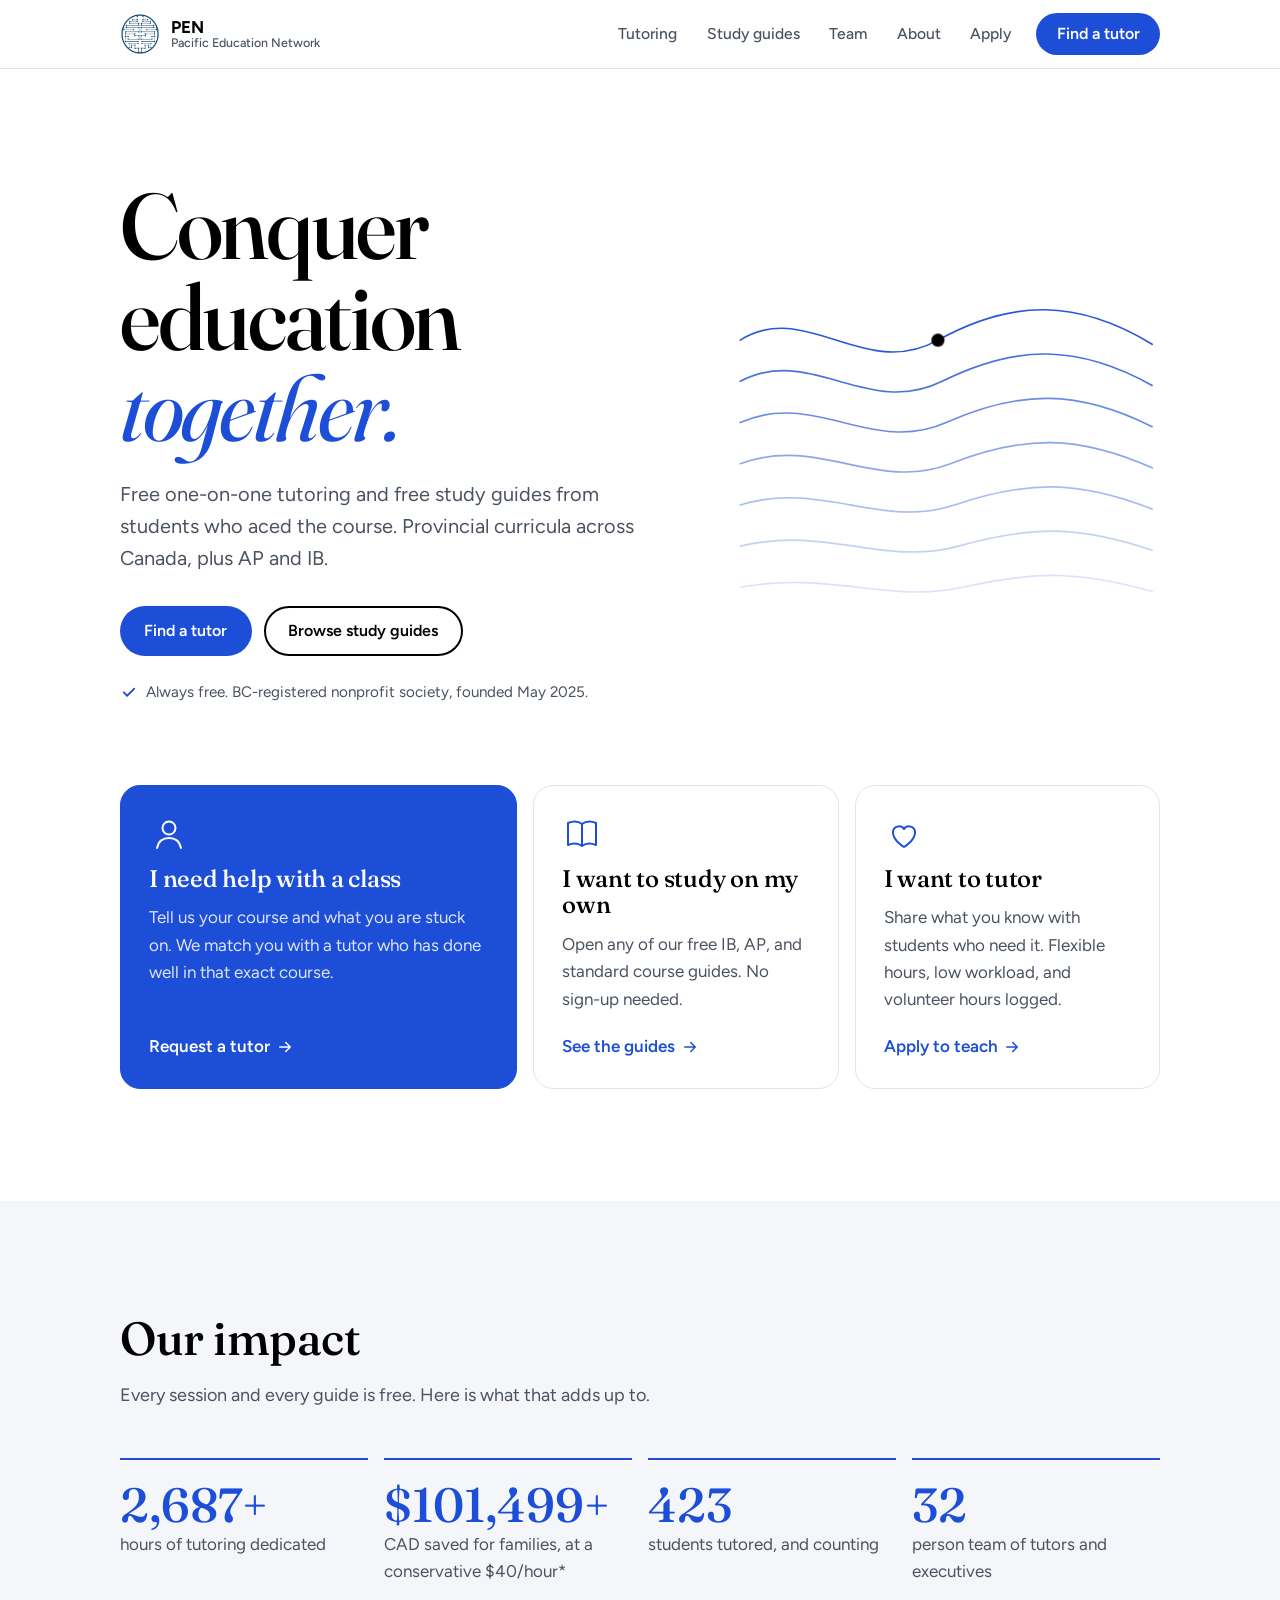
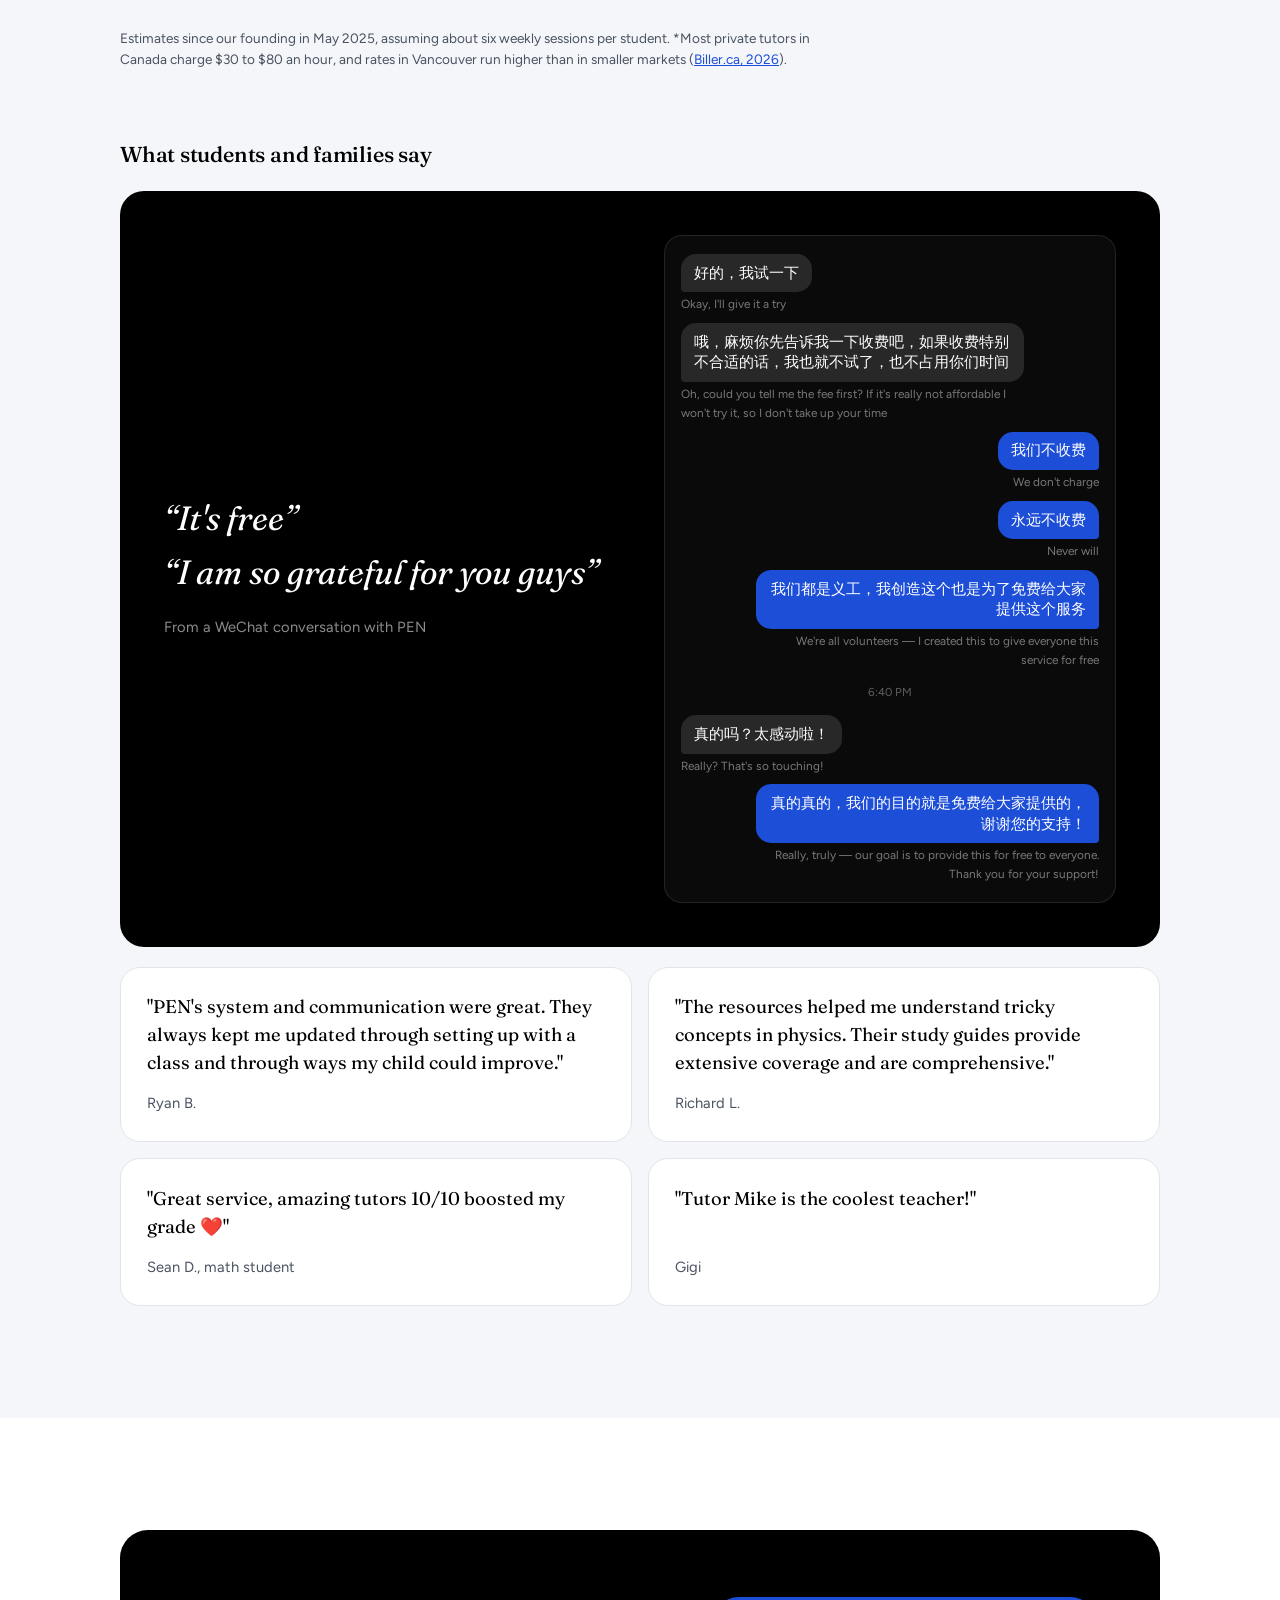
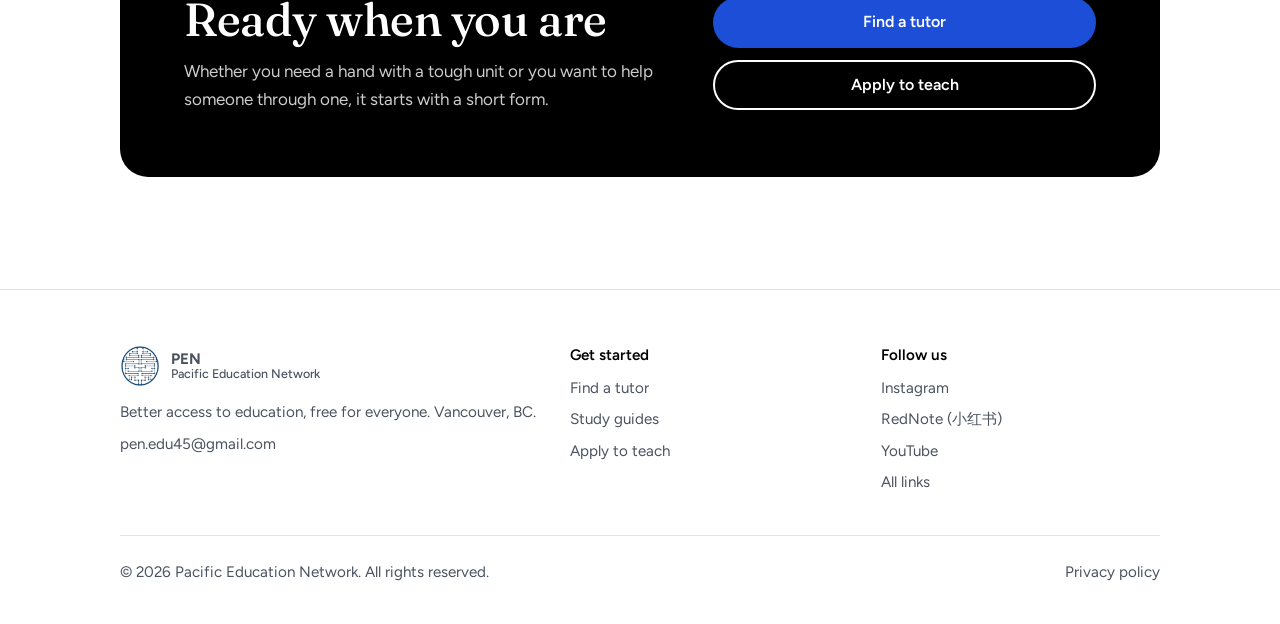
<file: index.html>
<!DOCTYPE html>
<html lang="en">
<head>
  <meta charset="utf-8">
  <meta name="viewport" content="width=device-width, initial-scale=1, viewport-fit=cover">
  <title>Pacific Education Network (PEN) | Free online tutoring in Canada</title>
  <meta name="description" content="Pacific Education Network (PEN) is a student-run, BC-registered nonprofit in Vancouver offering free one-on-one online tutoring and free study guides for Canadian high school, AP, and IB courses.">
  <link rel="icon" type="image/png" href="assets/favicon.png?v=2">
  <link rel="apple-touch-icon" href="assets/apple-touch-icon.png">
  <link rel="preconnect" href="https://fonts.googleapis.com">
  <link rel="preconnect" href="https://fonts.gstatic.com" crossorigin>
  <link href="https://fonts.googleapis.com/css2?family=Figtree:wght@400;500;600;700&family=Fraunces:ital,opsz,wght@0,9..144,400;0,9..144,500;0,9..144,600;1,9..144,400&display=swap" rel="stylesheet">
  <link rel="stylesheet" href="assets/styles.css?v=2">
  <link rel="canonical" href="https://www.pen-tutoring.org/">
  <meta property="og:type" content="website">
  <meta property="og:site_name" content="Pacific Education Network">
  <meta property="og:title" content="Pacific Education Network (PEN) | Free online tutoring in Canada">
  <meta property="og:description" content="Pacific Education Network (PEN) is a student-run, BC-registered nonprofit in Vancouver offering free one-on-one online tutoring and free study guides for Canadian high school, AP, and IB courses.">
  <meta property="og:url" content="https://www.pen-tutoring.org/">
  <meta property="og:image" content="https://www.pen-tutoring.org/assets/apple-touch-icon.png">
  <script type="application/ld+json">
{
  "@context": "https://schema.org",
  "@type": [
    "NGO",
    "EducationalOrganization"
  ],
  "@id": "https://www.pen-tutoring.org/#organization",
  "name": "Pacific Education Network",
  "alternateName": [
    "PEN",
    "PEN Tutoring"
  ],
  "url": "https://www.pen-tutoring.org/",
  "logo": "https://www.pen-tutoring.org/assets/apple-touch-icon.png",
  "description": "Student-run, BC-registered nonprofit offering free one-on-one online tutoring and free study guides for Canadian provincial, AP, and IB courses.",
  "foundingDate": "2025-05",
  "email": "pen.edu45@gmail.com",
  "address": {
    "@type": "PostalAddress",
    "addressLocality": "Vancouver",
    "addressRegion": "BC",
    "addressCountry": "CA"
  },
  "areaServed": {
    "@type": "Country",
    "name": "Canada"
  },
  "knowsAbout": [
    "Math tutoring",
    "Science tutoring",
    "English tutoring",
    "French tutoring",
    "AP courses",
    "IB Diploma Programme"
  ],
  "makesOffer": {
    "@type": "Offer",
    "price": "0",
    "priceCurrency": "CAD",
    "itemOffered": {
      "@type": "Service",
      "name": "Free one-on-one online tutoring",
      "serviceType": "Tutoring",
      "url": "https://www.pen-tutoring.org/tutoring.html"
    }
  },
  "sameAs": [
    "https://www.instagram.com/pacific.education_network",
    "https://www.youtube.com/channel/UC0TZGQO3O-BkHHsrfI8_abQ",
    "https://linktr.ee/pacific.education_network"
  ]
}
  </script>
</head>
<body>

<svg width="0" height="0" style="position:absolute" aria-hidden="true">
  <symbol id="i-arrow" viewBox="0 0 24 24"><path d="M5 12h14M13 6l6 6-6 6" fill="none" stroke="currentColor" stroke-width="2" stroke-linecap="round" stroke-linejoin="round"/></symbol>
  <symbol id="i-open" viewBox="0 0 24 24"><path d="M14 4h6v6M20 4l-9 9M18 14v5a1 1 0 0 1-1 1H5a1 1 0 0 1-1-1V7a1 1 0 0 1 1-1h5" fill="none" stroke="currentColor" stroke-width="2" stroke-linecap="round" stroke-linejoin="round"/></symbol>
  <symbol id="i-search" viewBox="0 0 24 24"><circle cx="11" cy="11" r="7" fill="none" stroke="currentColor" stroke-width="2"/><path d="m20 20-4-4" stroke="currentColor" stroke-width="2" stroke-linecap="round"/></symbol>
  <symbol id="i-check" viewBox="0 0 24 24"><path d="m5 12.5 4.5 4.5L19 7.5" fill="none" stroke="currentColor" stroke-width="2.4" stroke-linecap="round" stroke-linejoin="round"/></symbol>
  <symbol id="i-person" viewBox="0 0 40 40"><circle cx="20" cy="14" r="6.5" fill="none" stroke="currentColor" stroke-width="2"/><path d="M8 34c1.5-7 6.5-10 12-10s10.5 3 12 10" fill="none" stroke="currentColor" stroke-width="2" stroke-linecap="round"/></symbol>
  <symbol id="i-book" viewBox="0 0 40 40"><path d="M6 9c5-2 10-2 14 1v22c-4-3-9-3-14-1zM34 9c-5-2-10-2-14 1v22c4-3 9-3 14-1z" fill="none" stroke="currentColor" stroke-width="2" stroke-linejoin="round"/></symbol>
  <symbol id="i-hand" viewBox="0 0 40 40"><path d="M20 33s-11-6.5-11-14.5A6 6 0 0 1 20 15a6 6 0 0 1 11 3.5C31 26.5 20 33 20 33z" fill="none" stroke="currentColor" stroke-width="2" stroke-linejoin="round"/></symbol>
</svg>

<header class="site-header">
  <nav class="wrap nav" aria-label="Main">
    <a class="brand" href="index.html" aria-label="Pacific Education Network, home">
      <img class="logo" src="assets/logo.png" alt="">
      <span>PEN<small>Pacific Education Network</small></span>
    </a>
    <button class="menu-btn" aria-expanded="false" aria-controls="nav-links" aria-label="Open menu">
      <svg viewBox="0 0 24 24" aria-hidden="true"><path d="M4 7h16M4 12h16M4 17h16" stroke="currentColor" stroke-width="2" stroke-linecap="round"/></svg>
    </button>
    <ul class="nav-links" id="nav-links">
      <li><a href="tutoring.html">Tutoring</a></li>
      <li><a href="study-guides.html">Study guides</a></li>
      <li><a href="team.html">Team</a></li>
      <li><a href="about.html">About</a></li>
      <li><a href="apply.html">Apply</a></li>
      <li><a class="btn btn-primary" href="https://forms.gle/yePxF1p6JSNqcd8R8" target="_blank" rel="noopener">Find a tutor</a></li>
    </ul>
  </nav>
</header>

<main id="top">

  <!-- ============ HERO ============ -->
  <section class="hero">
    <div class="wrap hero-grid">
      <div>
        <h1>Conquer education <span class="line2">together.</span></h1>
        <p class="lede">Free one-on-one tutoring and free study guides from students who aced the course. Provincial curricula across Canada, plus AP and IB.</p>
        <div class="hero-actions">
          <a class="btn btn-primary" href="https://forms.gle/yePxF1p6JSNqcd8R8" target="_blank" rel="noopener">Find a tutor</a>
          <a class="btn btn-ghost" href="study-guides.html">Browse study guides</a>
        </div>
        <p class="hero-note">
          <svg aria-hidden="true"><use href="#i-check"/></svg>
          Always free. BC-registered nonprofit society, founded May 2025.
        </p>
      </div>
      <div class="hero-art" aria-hidden="true">
        <svg class="tide" viewBox="0 0 520 420">
          <path pathLength="1" d="M10 90 C 90 40, 160 140, 250 90 S 420 40, 510 95"/>
          <path pathLength="1" d="M10 140 C 95 95, 165 185, 255 140 S 420 95, 510 145"/>
          <path pathLength="1" d="M10 190 C 100 150, 170 230, 260 190 S 420 150, 510 195"/>
          <path pathLength="1" d="M10 240 C 105 205, 175 275, 265 240 S 420 205, 510 245"/>
          <path pathLength="1" d="M10 290 C 110 260, 180 320, 270 290 S 420 260, 510 295"/>
          <path pathLength="1" d="M10 340 C 115 315, 185 365, 275 340 S 420 315, 510 345"/>
          <path pathLength="1" d="M10 390 C 120 370, 190 410, 280 390 S 420 370, 510 395"/>
          <circle cx="250" cy="90" r="8"/>
        </svg>
      </div>
    </div>
  </section>

  <!-- ============ THREE WAYS IN ============ -->
  <section style="padding-bottom: var(--section)" aria-label="Get started">
    <div class="wrap paths">
      <a class="path main" href="https://forms.gle/yePxF1p6JSNqcd8R8" target="_blank" rel="noopener">
        <svg class="path-icon" aria-hidden="true"><use href="#i-person"/></svg>
        <h3>I need help with a class</h3>
        <p>Tell us your course and what you are stuck on. We match you with a tutor who has done well in that exact course.</p>
        <span class="go">Request a tutor <svg aria-hidden="true"><use href="#i-arrow"/></svg></span>
      </a>
      <a class="path" href="study-guides.html">
        <svg class="path-icon" aria-hidden="true"><use href="#i-book"/></svg>
        <h3>I want to study on my own</h3>
        <p>Open any of our free IB, AP, and standard course guides. No sign-up needed.</p>
        <span class="go">See the guides <svg aria-hidden="true"><use href="#i-arrow"/></svg></span>
      </a>
      <a class="path" href="apply.html">
        <svg class="path-icon" aria-hidden="true"><use href="#i-hand"/></svg>
        <h3>I want to tutor</h3>
        <p>Share what you know with students who need it. Flexible hours, low workload, and volunteer hours logged.</p>
        <span class="go">Apply to teach <svg aria-hidden="true"><use href="#i-arrow"/></svg></span>
      </a>
    </div>
  </section>

  <!-- ============ IMPACT ============ -->
  <section class="section alt" id="impact">
    <div class="wrap">
      <div class="section-head">
        <h2>Our impact</h2>
        <p class="lede">Every session and every guide is free. Here is what that adds up to.</p>
      </div>
      <!-- EDIT HERE: stats. Change data-value and the text to match; numbers count up when scrolled into view.
           Hours: 467 one-on-one students + 4 five-student classes, about 6 one-hour sessions each = 2,826.
           Saved: 2,826 hours x $40/hour = $113,040. -->
      <div class="stats" id="stats">
        <div class="stat" style="--i:0"><b data-value="2800" data-prefix="" data-suffix="+">2,800+</b><span>hours of tutoring dedicated</span></div>
        <div class="stat" style="--i:1"><b data-value="110000" data-prefix="$" data-suffix="+">$110,000+</b><span>CAD saved for families, at a conservative $40/hour*</span></div>
        <div class="stat" style="--i:2"><b data-value="487" data-prefix="" data-suffix="">487</b><span>students tutored, and counting</span></div>
        <div class="stat" style="--i:3"><b data-value="40" data-prefix="" data-suffix="">40</b><span>person team of tutors and executives</span></div>
      </div>
      <p class="stats-note">Estimates since our founding in May 2025, assuming about six weekly sessions per student. *Most private tutors in Canada charge $30 to $80 an hour, and rates in Vancouver run higher than in smaller markets (<a href="https://biller.ca/pricing-guides/how-much-to-charge-tutoring-canada" target="_blank" rel="noopener">Biller.ca, 2026</a>).</p>

      <h3 class="quotes-head">What students and families say</h3>
      <!-- EDIT HERE: featured chat. "in" = family, "out" = PEN. -->
      <div class="chat-testimonial" id="chat-testimonial">
        <div class="chat-pulls">
          <blockquote>“It's free”</blockquote>
          <blockquote>“I am so grateful for you guys”</blockquote>
          <p class="chat-caption">From a WeChat conversation with PEN</p>
        </div>
        <div class="chat-thread">
          <div class="chat-row in"><div class="chat-bubble-wrap"><span class="chat-bubble" lang="zh">好的，我试一下</span><div class="chat-translation">Okay, I'll give it a try</div></div></div>
          <div class="chat-row in"><div class="chat-bubble-wrap"><span class="chat-bubble" lang="zh">哦，麻烦你先告诉我一下收费吧，如果收费特别不合适的话，我也就不试了，也不占用你们时间</span><div class="chat-translation">Oh, could you tell me the fee first? If it's really not affordable I won't try it, so I don't take up your time</div></div></div>
          <div class="chat-row out"><div class="chat-bubble-wrap"><span class="chat-bubble" lang="zh">我们不收费</span><div class="chat-translation">We don't charge</div></div></div>
          <div class="chat-row out"><div class="chat-bubble-wrap"><span class="chat-bubble" lang="zh">永远不收费</span><div class="chat-translation">Never will</div></div></div>
          <div class="chat-row out"><div class="chat-bubble-wrap"><span class="chat-bubble" lang="zh">我们都是义工，我创造这个也是为了免费给大家提供这个服务</span><div class="chat-translation">We're all volunteers — I created this to give everyone this service for free</div></div></div>
          <div class="chat-time">6:40 PM</div>
          <div class="chat-row in"><div class="chat-bubble-wrap"><span class="chat-bubble" lang="zh">真的吗？太感动啦！</span><div class="chat-translation">Really? That's so touching!</div></div></div>
          <div class="chat-row out"><div class="chat-bubble-wrap"><span class="chat-bubble" lang="zh">真的真的，我们的目的就是免费给大家提供的，谢谢您的支持！</span><div class="chat-translation">Really, truly — our goal is to provide this for free to everyone. Thank you for your support!</div></div></div>
        </div>
      </div>
      <!-- EDIT HERE: text testimonials -->
      <div class="quotes" id="quotes">
        <figure class="quote"><blockquote>"PEN's system and communication were great. They always kept me updated through setting up with a class and through ways my child could improve."</blockquote><figcaption>Ryan B.</figcaption></figure>
        <figure class="quote"><blockquote>"The resources helped me understand tricky concepts in physics. Their study guides provide extensive coverage and are comprehensive."</blockquote><figcaption>Richard L.</figcaption></figure>
        <figure class="quote"><blockquote>"Great service, amazing tutors 10/10 boosted my grade ❤️"</blockquote><figcaption>Sean D., math student</figcaption></figure>
        <figure class="quote"><blockquote>"Tutor Mike is the coolest teacher!"</blockquote><figcaption>Gigi</figcaption></figure>
      </div>
    </div>
  </section>

  <!-- ============ JOIN ============ -->
  <section class="section">
    <div class="wrap">
      <div class="join">
        <div>
          <h2>Ready when you are</h2>
          <p>Whether you need a hand with a tough unit or you want to help someone through one, it starts with a short form.</p>
        </div>
        <div class="join-actions">
          <a class="btn btn-primary" href="https://forms.gle/yePxF1p6JSNqcd8R8" target="_blank" rel="noopener">Find a tutor</a>
          <a class="btn btn-ghost" href="apply.html">Apply to teach</a>
        </div>
      </div>
    </div>
  </section>
</main>

<footer class="site-footer">
  <div class="wrap">
    <div class="foot-grid">
      <div>
        <a class="brand" href="index.html" style="margin-bottom:.9rem">
          <img class="logo" src="assets/logo.png" alt="">
          <span>PEN<small>Pacific Education Network</small></span>
        </a>
        <p>Better access to education, free for everyone. Vancouver, BC.</p>
        <p style="margin-top:.5rem"><a href="mailto:pen.edu45@gmail.com">pen.edu45@gmail.com</a></p>
      </div>
      <div>
        <h4>Get started</h4>
        <ul>
          <li><a href="https://forms.gle/yePxF1p6JSNqcd8R8" target="_blank" rel="noopener">Find a tutor</a></li>
          <li><a href="study-guides.html">Study guides</a></li>
          <li><a href="apply.html">Apply to teach</a></li>
        </ul>
      </div>
      <div>
        <h4>Follow us</h4>
        <ul>
          <li><a href="https://www.instagram.com/pacific.education_network" target="_blank" rel="noopener">Instagram</a></li>
          <li><a href="https://xhslink.com/m/A9ECkX1AAiS" target="_blank" rel="noopener">RedNote (小红书)</a></li>
          <li><a href="https://www.youtube.com/channel/UC0TZGQO3O-BkHHsrfI8_abQ" target="_blank" rel="noopener">YouTube</a></li>
          <li><a href="https://linktr.ee/pacific.education_network" target="_blank" rel="noopener">All links</a></li>
        </ul>
      </div>
    </div>
    <div class="foot-bottom">
      <span>&copy; <span id="year">2026</span> Pacific Education Network. All rights reserved.</span>
      <a href="#" style="text-decoration:none">Privacy policy</a>
    </div>
  </div>
</footer>

<script src="assets/site.js" defer></script>
<script>
  const stats = document.getElementById("stats");
  const statEls = [...stats.querySelectorAll(".stat")];
  const countUp = (b, delay) => {
    const { value, prefix, suffix } = b.dataset;
    const show = n => { b.textContent = prefix + Math.round(n).toLocaleString("en-US") + suffix; };
    const dur = 1800;
    let start = null;
    const tick = t => {
      if (start === null) start = t + delay;
      const p = Math.min(1, Math.max(0, (t - start) / dur));
      show(value * (1 - Math.pow(1 - p, 3)));
      if (p < 1) requestAnimationFrame(tick);
    };
    show(0);
    requestAnimationFrame(tick);
  };
  if (!matchMedia("(prefers-reduced-motion: reduce)").matches && "IntersectionObserver" in window) {
    stats.classList.add("is-armed");
    const io = new IntersectionObserver(entries => {
      if (!entries.some(e => e.isIntersecting)) return;
      statEls.forEach((el, i) => { el.classList.add("in"); countUp(el.querySelector("b"), i * 150); });
      io.disconnect();
    }, { threshold: 0.4 });
    io.observe(stats);
  }
</script>
</body>
</html>
</file>
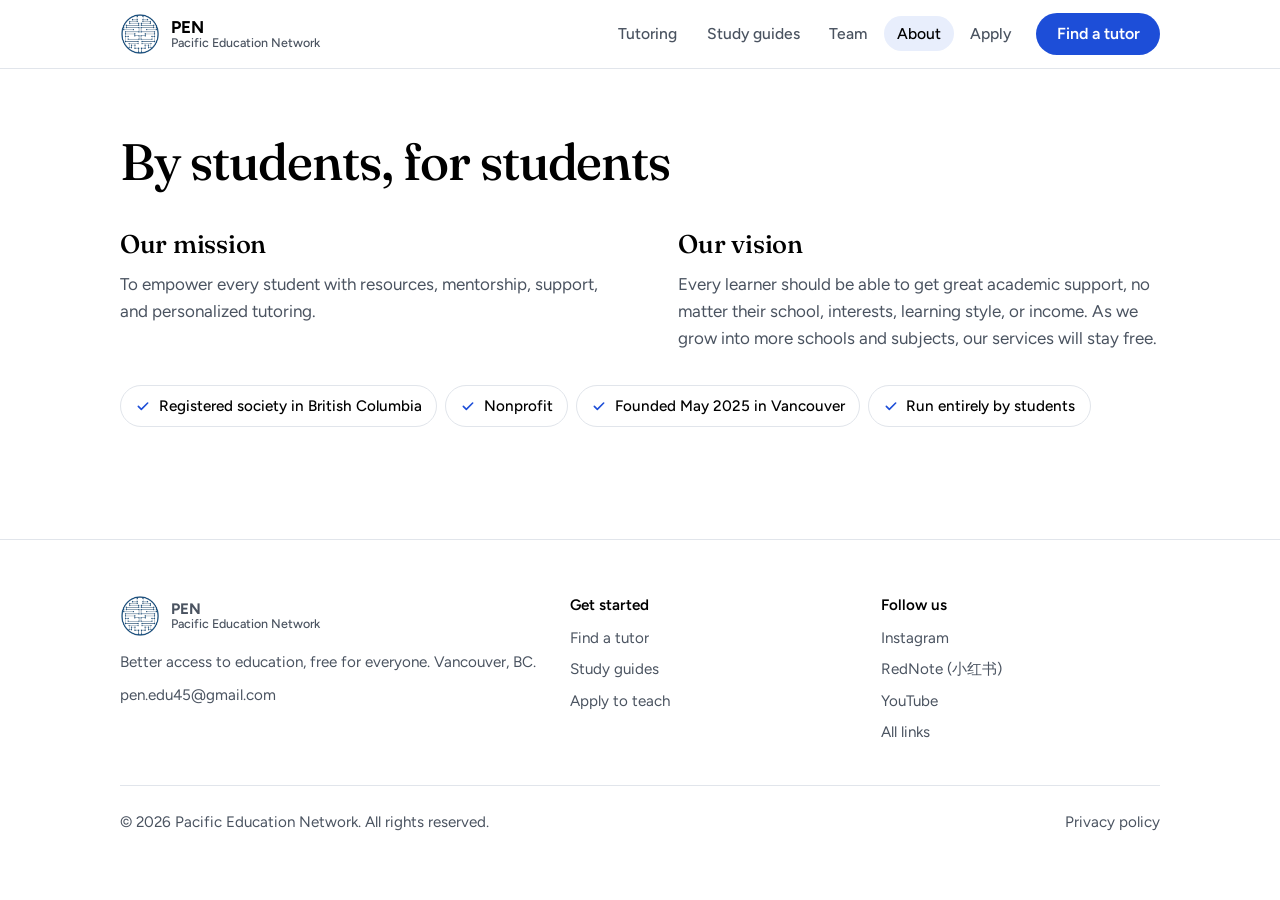
<file: about.html>
<!DOCTYPE html>
<html lang="en">
<head>
  <meta charset="utf-8">
  <meta name="viewport" content="width=device-width, initial-scale=1, viewport-fit=cover">
  <title>About | Pacific Education Network, a student-run tutoring nonprofit</title>
  <meta name="description" content="Pacific Education Network is a BC-registered nonprofit in Vancouver, run by students, offering free tutoring and study guides across Canada.">
  <link rel="icon" type="image/png" href="assets/favicon.png?v=2">
  <link rel="apple-touch-icon" href="assets/apple-touch-icon.png">
  <link rel="preconnect" href="https://fonts.googleapis.com">
  <link rel="preconnect" href="https://fonts.gstatic.com" crossorigin>
  <link href="https://fonts.googleapis.com/css2?family=Figtree:wght@400;500;600;700&family=Fraunces:ital,opsz,wght@0,9..144,400;0,9..144,500;0,9..144,600;1,9..144,400&display=swap" rel="stylesheet">
  <link rel="stylesheet" href="assets/styles.css?v=2">
  <link rel="canonical" href="https://www.pen-tutoring.org/about.html">
  <meta property="og:type" content="website">
  <meta property="og:site_name" content="Pacific Education Network">
  <meta property="og:title" content="About | Pacific Education Network, a student-run tutoring nonprofit">
  <meta property="og:description" content="Pacific Education Network is a BC-registered nonprofit in Vancouver, run by students, offering free tutoring and study guides across Canada.">
  <meta property="og:url" content="https://www.pen-tutoring.org/about.html">
  <meta property="og:image" content="https://www.pen-tutoring.org/assets/apple-touch-icon.png">
</head>
<body>

<svg width="0" height="0" style="position:absolute" aria-hidden="true">
  <symbol id="i-check" viewBox="0 0 24 24"><path d="m5 12.5 4.5 4.5L19 7.5" fill="none" stroke="currentColor" stroke-width="2.4" stroke-linecap="round" stroke-linejoin="round"/></symbol>
</svg>

<header class="site-header">
  <nav class="wrap nav" aria-label="Main">
    <a class="brand" href="index.html" aria-label="Pacific Education Network, home">
      <img class="logo" src="assets/logo.png" alt="">
      <span>PEN<small>Pacific Education Network</small></span>
    </a>
    <button class="menu-btn" aria-expanded="false" aria-controls="nav-links" aria-label="Open menu">
      <svg viewBox="0 0 24 24" aria-hidden="true"><path d="M4 7h16M4 12h16M4 17h16" stroke="currentColor" stroke-width="2" stroke-linecap="round"/></svg>
    </button>
    <ul class="nav-links" id="nav-links">
      <li><a href="tutoring.html">Tutoring</a></li>
      <li><a href="study-guides.html">Study guides</a></li>
      <li><a href="team.html">Team</a></li>
      <li><a href="about.html" class="is-active" aria-current="page">About</a></li>
      <li><a href="apply.html">Apply</a></li>
      <li><a class="btn btn-primary" href="https://forms.gle/yePxF1p6JSNqcd8R8" target="_blank" rel="noopener">Find a tutor</a></li>
    </ul>
  </nav>
</header>

<main>
  <div class="wrap page-head">
    <h1>By students, for students</h1>
  </div>

  <section class="section" style="padding-top:0">
    <div class="wrap">
      <div class="about-grid">
        <div>
          <h3>Our mission</h3>
          <p>To empower every student with resources, mentorship, support, and personalized tutoring.</p>
        </div>
        <div>
          <h3>Our vision</h3>
          <p>Every learner should be able to get great academic support, no matter their school, interests, learning style, or income. As we grow into more schools and subjects, our services will stay free.</p>
        </div>
      </div>
      <ul class="facts">
        <li><svg aria-hidden="true"><use href="#i-check"/></svg>Registered society in British Columbia</li>
        <li><svg aria-hidden="true"><use href="#i-check"/></svg>Nonprofit</li>
        <li><svg aria-hidden="true"><use href="#i-check"/></svg>Founded May 2025 in Vancouver</li>
        <li><svg aria-hidden="true"><use href="#i-check"/></svg>Run entirely by students</li>
      </ul>
    </div>
  </section>
</main>

<footer class="site-footer">
  <div class="wrap">
    <div class="foot-grid">
      <div>
        <a class="brand" href="index.html" style="margin-bottom:.9rem">
          <img class="logo" src="assets/logo.png" alt="">
          <span>PEN<small>Pacific Education Network</small></span>
        </a>
        <p>Better access to education, free for everyone. Vancouver, BC.</p>
        <p style="margin-top:.5rem"><a href="mailto:pen.edu45@gmail.com">pen.edu45@gmail.com</a></p>
      </div>
      <div>
        <h4>Get started</h4>
        <ul>
          <li><a href="https://forms.gle/yePxF1p6JSNqcd8R8" target="_blank" rel="noopener">Find a tutor</a></li>
          <li><a href="study-guides.html">Study guides</a></li>
          <li><a href="apply.html">Apply to teach</a></li>
        </ul>
      </div>
      <div>
        <h4>Follow us</h4>
        <ul>
          <li><a href="https://www.instagram.com/pacific.education_network" target="_blank" rel="noopener">Instagram</a></li>
          <li><a href="https://xhslink.com/m/A9ECkX1AAiS" target="_blank" rel="noopener">RedNote (小红书)</a></li>
          <li><a href="https://www.youtube.com/channel/UC0TZGQO3O-BkHHsrfI8_abQ" target="_blank" rel="noopener">YouTube</a></li>
          <li><a href="https://linktr.ee/pacific.education_network" target="_blank" rel="noopener">All links</a></li>
        </ul>
      </div>
    </div>
    <div class="foot-bottom">
      <span>&copy; <span id="year">2026</span> Pacific Education Network. All rights reserved.</span>
      <a href="#" style="text-decoration:none">Privacy policy</a>
    </div>
  </div>
</footer>

<script src="assets/site.js" defer></script>
</body>
</html>
</file>
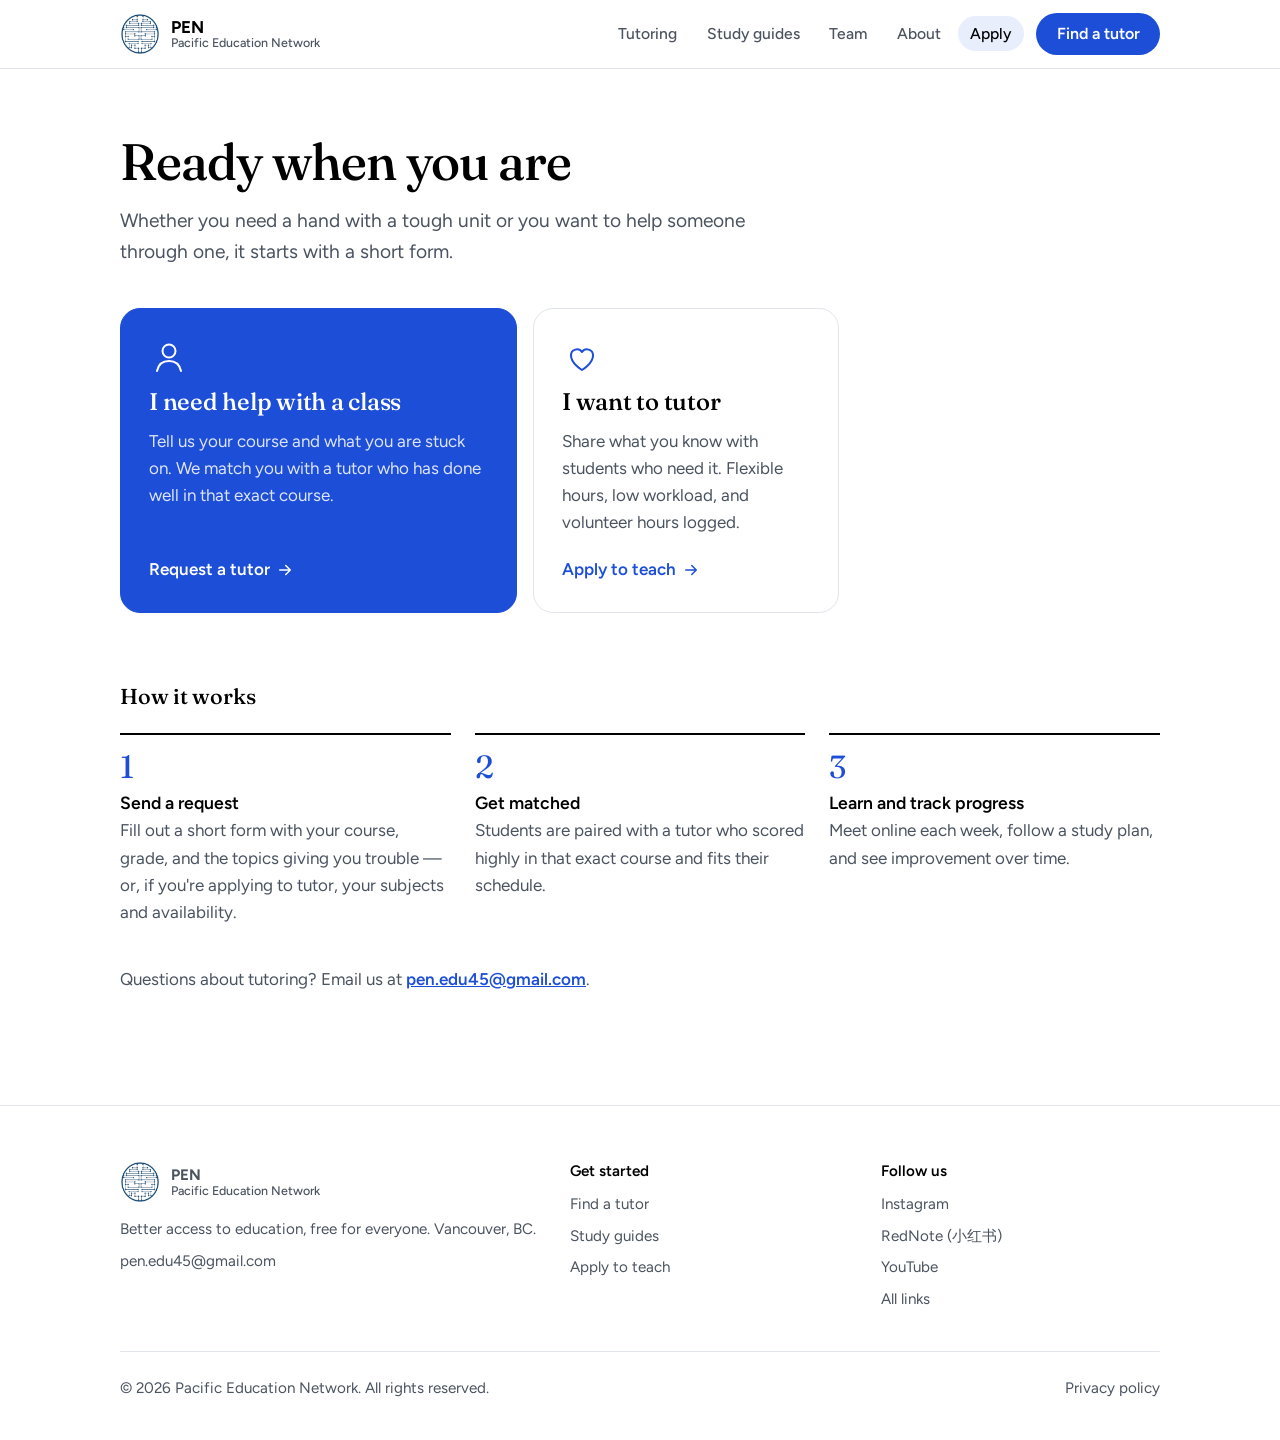
<file: apply.html>
<!DOCTYPE html>
<html lang="en">
<head>
  <meta charset="utf-8">
  <meta name="viewport" content="width=device-width, initial-scale=1, viewport-fit=cover">
  <title>Request a free tutor or apply to tutor | Pacific Education Network</title>
  <meta name="description" content="Request a free online tutor, or volunteer to tutor, with Pacific Education Network, a student-run nonprofit in Vancouver, BC.">
  <link rel="icon" type="image/png" href="assets/favicon.png?v=2">
  <link rel="apple-touch-icon" href="assets/apple-touch-icon.png">
  <link rel="preconnect" href="https://fonts.googleapis.com">
  <link rel="preconnect" href="https://fonts.gstatic.com" crossorigin>
  <link href="https://fonts.googleapis.com/css2?family=Figtree:wght@400;500;600;700&family=Fraunces:ital,opsz,wght@0,9..144,400;0,9..144,500;0,9..144,600;1,9..144,400&display=swap" rel="stylesheet">
  <link rel="stylesheet" href="assets/styles.css?v=2">
  <link rel="canonical" href="https://www.pen-tutoring.org/apply.html">
  <meta property="og:type" content="website">
  <meta property="og:site_name" content="Pacific Education Network">
  <meta property="og:title" content="Request a free tutor or apply to tutor | Pacific Education Network">
  <meta property="og:description" content="Request a free online tutor, or volunteer to tutor, with Pacific Education Network, a student-run nonprofit in Vancouver, BC.">
  <meta property="og:url" content="https://www.pen-tutoring.org/apply.html">
  <meta property="og:image" content="https://www.pen-tutoring.org/assets/apple-touch-icon.png">
</head>
<body>

<svg width="0" height="0" style="position:absolute" aria-hidden="true">
  <symbol id="i-arrow" viewBox="0 0 24 24"><path d="M5 12h14M13 6l6 6-6 6" fill="none" stroke="currentColor" stroke-width="2" stroke-linecap="round" stroke-linejoin="round"/></symbol>
  <symbol id="i-person" viewBox="0 0 40 40"><circle cx="20" cy="14" r="6.5" fill="none" stroke="currentColor" stroke-width="2"/><path d="M8 34c1.5-7 6.5-10 12-10s10.5 3 12 10" fill="none" stroke="currentColor" stroke-width="2" stroke-linecap="round"/></symbol>
  <symbol id="i-hand" viewBox="0 0 40 40"><path d="M20 33s-11-6.5-11-14.5A6 6 0 0 1 20 15a6 6 0 0 1 11 3.5C31 26.5 20 33 20 33z" fill="none" stroke="currentColor" stroke-width="2" stroke-linejoin="round"/></symbol>
</svg>

<header class="site-header">
  <nav class="wrap nav" aria-label="Main">
    <a class="brand" href="index.html" aria-label="Pacific Education Network, home">
      <img class="logo" src="assets/logo.png" alt="">
      <span>PEN<small>Pacific Education Network</small></span>
    </a>
    <button class="menu-btn" aria-expanded="false" aria-controls="nav-links" aria-label="Open menu">
      <svg viewBox="0 0 24 24" aria-hidden="true"><path d="M4 7h16M4 12h16M4 17h16" stroke="currentColor" stroke-width="2" stroke-linecap="round"/></svg>
    </button>
    <ul class="nav-links" id="nav-links">
      <li><a href="tutoring.html">Tutoring</a></li>
      <li><a href="study-guides.html">Study guides</a></li>
      <li><a href="team.html">Team</a></li>
      <li><a href="about.html">About</a></li>
      <li><a href="apply.html" class="is-active" aria-current="page">Apply</a></li>
      <li><a class="btn btn-primary" href="https://forms.gle/yePxF1p6JSNqcd8R8" target="_blank" rel="noopener">Find a tutor</a></li>
    </ul>
  </nav>
</header>

<main>
  <div class="wrap page-head">
    <h1>Ready when you are</h1>
    <p class="lede">Whether you need a hand with a tough unit or you want to help someone through one, it starts with a short form.</p>
  </div>

  <section class="section" style="padding-top:0">
    <div class="wrap paths">
      <a class="path main" href="https://forms.gle/yePxF1p6JSNqcd8R8" target="_blank" rel="noopener">
        <svg class="path-icon" aria-hidden="true"><use href="#i-person"/></svg>
        <h3>I need help with a class</h3>
        <p>Tell us your course and what you are stuck on. We match you with a tutor who has done well in that exact course.</p>
        <span class="go">Request a tutor <svg aria-hidden="true"><use href="#i-arrow"/></svg></span>
      </a>
      <a class="path" href="https://forms.gle/mitpnMZ8ZhozAMVT6" target="_blank" rel="noopener">
        <svg class="path-icon" aria-hidden="true"><use href="#i-hand"/></svg>
        <h3>I want to tutor</h3>
        <p>Share what you know with students who need it. Flexible hours, low workload, and volunteer hours logged.</p>
        <span class="go">Apply to teach <svg aria-hidden="true"><use href="#i-arrow"/></svg></span>
      </a>
    </div>

    <div class="wrap steps-wrap">
      <h3>How it works</h3>
      <ol class="steps">
        <li><h4>Send a request</h4><p>Fill out a short form with your course, grade, and the topics giving you trouble — or, if you're applying to tutor, your subjects and availability.</p></li>
        <li><h4>Get matched</h4><p>Students are paired with a tutor who scored highly in that exact course and fits their schedule.</p></li>
        <li><h4>Learn and track progress</h4><p>Meet online each week, follow a study plan, and see improvement over time.</p></li>
      </ol>
      <p class="team-note">Questions about tutoring? Email us at <a href="mailto:pen.edu45@gmail.com">pen.edu45@gmail.com</a>.</p>
    </div>
  </section>
</main>

<footer class="site-footer">
  <div class="wrap">
    <div class="foot-grid">
      <div>
        <a class="brand" href="index.html" style="margin-bottom:.9rem">
          <img class="logo" src="assets/logo.png" alt="">
          <span>PEN<small>Pacific Education Network</small></span>
        </a>
        <p>Better access to education, free for everyone. Vancouver, BC.</p>
        <p style="margin-top:.5rem"><a href="mailto:pen.edu45@gmail.com">pen.edu45@gmail.com</a></p>
      </div>
      <div>
        <h4>Get started</h4>
        <ul>
          <li><a href="https://forms.gle/yePxF1p6JSNqcd8R8" target="_blank" rel="noopener">Find a tutor</a></li>
          <li><a href="study-guides.html">Study guides</a></li>
          <li><a href="apply.html">Apply to teach</a></li>
        </ul>
      </div>
      <div>
        <h4>Follow us</h4>
        <ul>
          <li><a href="https://www.instagram.com/pacific.education_network" target="_blank" rel="noopener">Instagram</a></li>
          <li><a href="https://xhslink.com/m/A9ECkX1AAiS" target="_blank" rel="noopener">RedNote (小红书)</a></li>
          <li><a href="https://www.youtube.com/channel/UC0TZGQO3O-BkHHsrfI8_abQ" target="_blank" rel="noopener">YouTube</a></li>
          <li><a href="https://linktr.ee/pacific.education_network" target="_blank" rel="noopener">All links</a></li>
        </ul>
      </div>
    </div>
    <div class="foot-bottom">
      <span>&copy; <span id="year">2026</span> Pacific Education Network. All rights reserved.</span>
      <a href="#" style="text-decoration:none">Privacy policy</a>
    </div>
  </div>
</footer>

<script src="assets/site.js" defer></script>
</body>
</html>
</file>
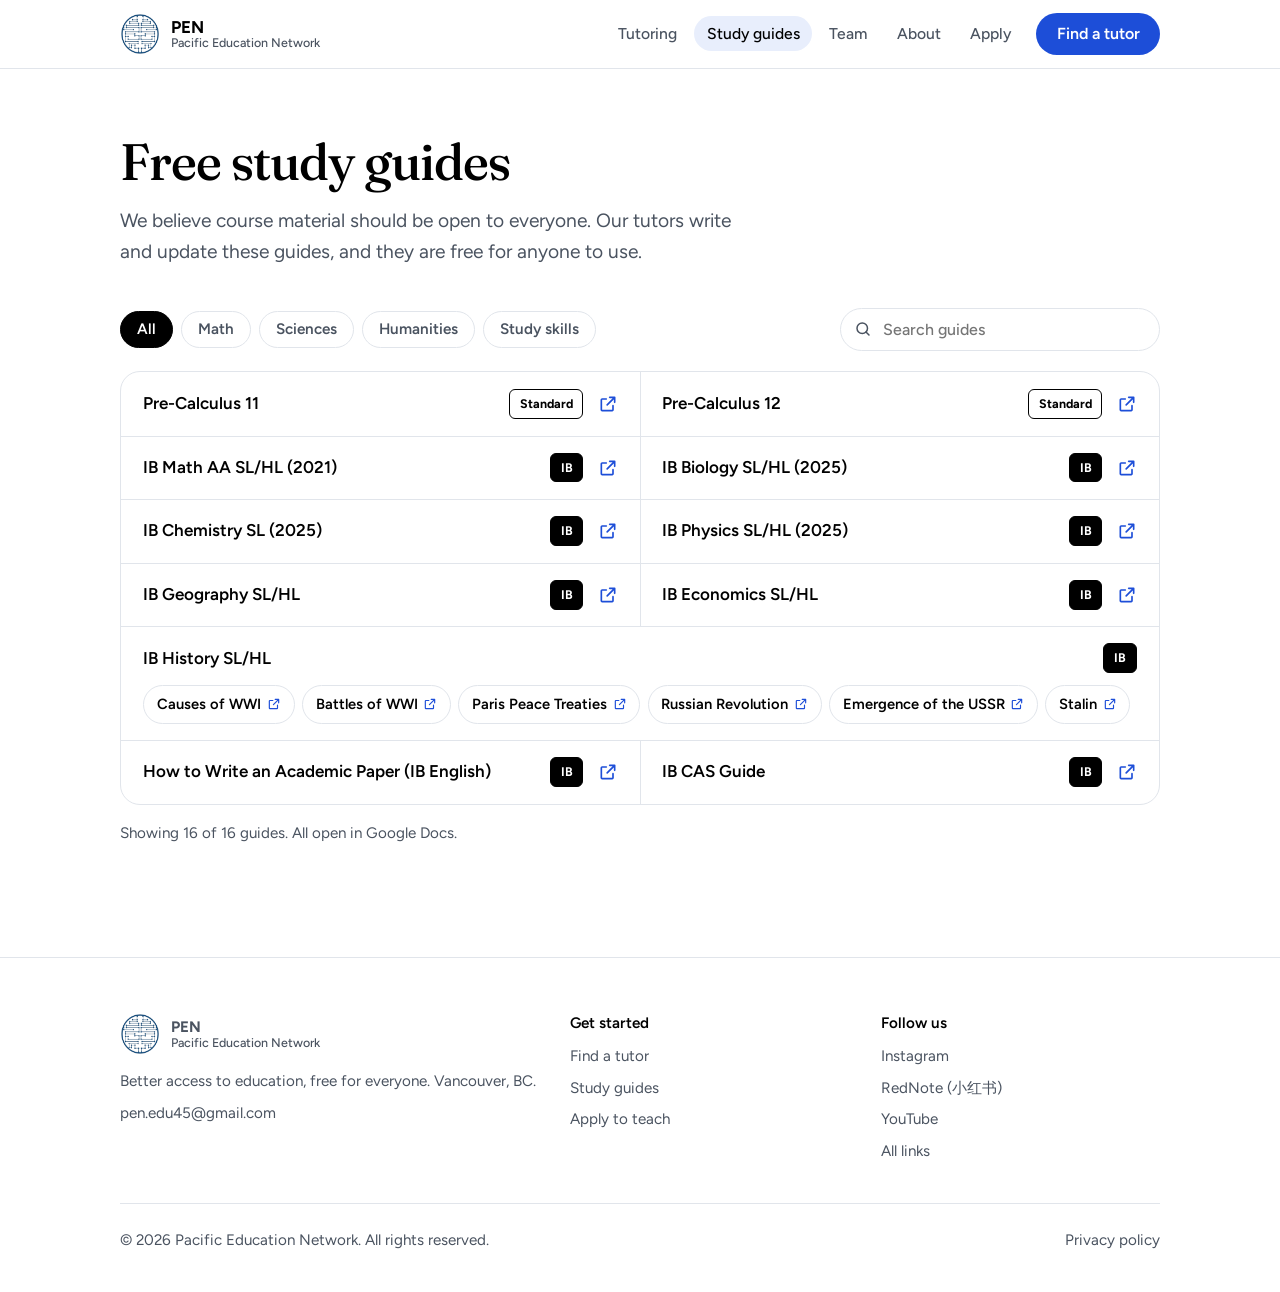
<file: study-guides.html>
<!DOCTYPE html>
<html lang="en">
<head>
  <meta charset="utf-8">
  <meta name="viewport" content="width=device-width, initial-scale=1, viewport-fit=cover">
  <title>Free IB and high school study guides | Pacific Education Network</title>
  <meta name="description" content="Free study guides for IB Math AA, Biology, Chemistry, Physics, History, and Geography, plus Pre-Calculus 11 and 12 and more, from Pacific Education Network. No sign-up needed.">
  <link rel="icon" type="image/png" href="assets/favicon.png?v=2">
  <link rel="apple-touch-icon" href="assets/apple-touch-icon.png">
  <link rel="preconnect" href="https://fonts.googleapis.com">
  <link rel="preconnect" href="https://fonts.gstatic.com" crossorigin>
  <link href="https://fonts.googleapis.com/css2?family=Figtree:wght@400;500;600;700&family=Fraunces:ital,opsz,wght@0,9..144,400;0,9..144,500;0,9..144,600;1,9..144,400&display=swap" rel="stylesheet">
  <link rel="stylesheet" href="assets/styles.css?v=2">
  <link rel="canonical" href="https://www.pen-tutoring.org/study-guides.html">
  <meta property="og:type" content="website">
  <meta property="og:site_name" content="Pacific Education Network">
  <meta property="og:title" content="Free IB and high school study guides | Pacific Education Network">
  <meta property="og:description" content="Free study guides for IB Math AA, Biology, Chemistry, Physics, History, and Geography, plus Pre-Calculus 11 and 12 and more, from Pacific Education Network. No sign-up needed.">
  <meta property="og:url" content="https://www.pen-tutoring.org/study-guides.html">
  <meta property="og:image" content="https://www.pen-tutoring.org/assets/apple-touch-icon.png">
</head>
<body>

<svg width="0" height="0" style="position:absolute" aria-hidden="true">
  <symbol id="i-open" viewBox="0 0 24 24"><path d="M14 4h6v6M20 4l-9 9M18 14v5a1 1 0 0 1-1 1H5a1 1 0 0 1-1-1V7a1 1 0 0 1 1-1h5" fill="none" stroke="currentColor" stroke-width="2" stroke-linecap="round" stroke-linejoin="round"/></symbol>
  <symbol id="i-search" viewBox="0 0 24 24"><circle cx="11" cy="11" r="7" fill="none" stroke="currentColor" stroke-width="2"/><path d="m20 20-4-4" stroke="currentColor" stroke-width="2" stroke-linecap="round"/></symbol>
</svg>

<header class="site-header">
  <nav class="wrap nav" aria-label="Main">
    <a class="brand" href="index.html" aria-label="Pacific Education Network, home">
      <img class="logo" src="assets/logo.png" alt="">
      <span>PEN<small>Pacific Education Network</small></span>
    </a>
    <button class="menu-btn" aria-expanded="false" aria-controls="nav-links" aria-label="Open menu">
      <svg viewBox="0 0 24 24" aria-hidden="true"><path d="M4 7h16M4 12h16M4 17h16" stroke="currentColor" stroke-width="2" stroke-linecap="round"/></svg>
    </button>
    <ul class="nav-links" id="nav-links">
      <li><a href="tutoring.html">Tutoring</a></li>
      <li><a href="study-guides.html" class="is-active" aria-current="page">Study guides</a></li>
      <li><a href="team.html">Team</a></li>
      <li><a href="about.html">About</a></li>
      <li><a href="apply.html">Apply</a></li>
      <li><a class="btn btn-primary" href="https://forms.gle/yePxF1p6JSNqcd8R8" target="_blank" rel="noopener">Find a tutor</a></li>
    </ul>
  </nav>
</header>

<main>
  <div class="wrap page-head">
    <h1>Free study guides</h1>
    <p class="lede">We believe course material should be open to everyone. Our tutors write and update these guides, and they are free for anyone to use.</p>
  </div>

  <section class="section" style="padding-top:0">
    <div class="wrap">
      <div class="res-tools">
        <div class="filters" role="group" aria-label="Filter guides by subject">
          <button class="filter" aria-pressed="true"  data-filter="all">All</button>
          <button class="filter" aria-pressed="false" data-filter="math">Math</button>
          <button class="filter" aria-pressed="false" data-filter="science">Sciences</button>
          <button class="filter" aria-pressed="false" data-filter="humanities">Humanities</button>
          <button class="filter" aria-pressed="false" data-filter="skills">Study skills</button>
        </div>
        <label class="search">
          <span class="sr-only">Search guides</span>
          <svg aria-hidden="true"><use href="#i-search"/></svg>
          <input type="search" id="res-search" placeholder="Search guides" autocomplete="off">
        </label>
      </div>
      <!-- EDIT HERE: study guides. data-group: math | science | humanities | skills. Tag: IB | AP | Standard. -->
      <ul class="res-list" id="res-list">
        <li data-group="math"><a href="https://docs.google.com/document/d/1npGOvgZ67pOKIbOGDjTpGZ07hB2N9_taPuFT1zfjSQw/edit?usp=sharing" target="_blank" rel="noopener"><span class="res-name">Pre-Calculus 11</span><span class="res-tag standard">Standard</span><svg class="res-open" aria-hidden="true"><use href="#i-open"/></svg></a></li>
        <li data-group="math"><a href="https://docs.google.com/document/d/176hXVxw0v4z7WCfGP0zyU2StVEOvmTnObVP_3zxXbc0/edit?usp=sharing" target="_blank" rel="noopener"><span class="res-name">Pre-Calculus 12</span><span class="res-tag standard">Standard</span><svg class="res-open" aria-hidden="true"><use href="#i-open"/></svg></a></li>
        <li data-group="math"><a href="https://docs.google.com/document/d/11u1RvaRjOZB36hnkAHt2TPQkgZB-6glnWvrt3fliA7I/edit?usp=sharing" target="_blank" rel="noopener"><span class="res-name">IB Math AA SL/HL (2021)</span><span class="res-tag ib">IB</span><svg class="res-open" aria-hidden="true"><use href="#i-open"/></svg></a></li>
        <li data-group="science"><a href="https://docs.google.com/document/d/15_nfdSarCTyVhLkOqHOR8y-kWVPfyAZHn1F8AhCxyZ4/edit?usp=sharing" target="_blank" rel="noopener"><span class="res-name">IB Biology SL/HL (2025)</span><span class="res-tag ib">IB</span><svg class="res-open" aria-hidden="true"><use href="#i-open"/></svg></a></li>
        <li data-group="science"><a href="https://docs.google.com/document/d/1sO9rgX1frwHysYN6gRV03PBGc6AGPC7SPghvw0bwsdk/edit?usp=sharing" target="_blank" rel="noopener"><span class="res-name">IB Chemistry SL (2025)</span><span class="res-tag ib">IB</span><svg class="res-open" aria-hidden="true"><use href="#i-open"/></svg></a></li>
        <li data-group="science"><a href="https://docs.google.com/document/d/1rGRyclHz8oFJC3l8FTPV_Ial5UMCLSc60-IfqnVaJS0/edit?usp=sharing" target="_blank" rel="noopener"><span class="res-name">IB Physics SL/HL (2025)</span><span class="res-tag ib">IB</span><svg class="res-open" aria-hidden="true"><use href="#i-open"/></svg></a></li>
        <li data-group="humanities"><a href="https://ggl.link/jcPiOMi" target="_blank" rel="noopener"><span class="res-name">IB Geography SL/HL</span><span class="res-tag ib">IB</span><svg class="res-open" aria-hidden="true"><use href="#i-open"/></svg></a></li>
        <li class="res-multi" data-group="humanities">
          <div class="res-row"><span class="res-name">IB History SL/HL</span><span class="res-tag ib">IB</span></div>
          <ul class="res-topics">
            <li><a href="https://docs.google.com/document/d/1UKmuM6Prs4Zxf40g4GeOf9ad2ziS8OcrrtDuJDHhezs/edit?usp=sharing" target="_blank" rel="noopener">Causes of WWI<svg aria-hidden="true"><use href="#i-open"/></svg></a></li>
            <li><a href="https://docs.google.com/document/d/15K0RItFshw1FeAwZ7K7eImuc1cfTsHElImBne592ARk/edit?usp=sharing" target="_blank" rel="noopener">Battles of WWI<svg aria-hidden="true"><use href="#i-open"/></svg></a></li>
            <li><a href="https://docs.google.com/document/d/1e8c1M7ySANGr2ILZMvXERIEjQL5Ps5nqOgcZIQXZMhQ/edit?usp=sharing" target="_blank" rel="noopener">Paris Peace Treaties<svg aria-hidden="true"><use href="#i-open"/></svg></a></li>
            <li><a href="https://docs.google.com/document/d/1WRgtTLAFEDiIT5S5kRbyY-ktCDUrKXssEyYc8TwwSwY/edit?usp=sharing" target="_blank" rel="noopener">Russian Revolution<svg aria-hidden="true"><use href="#i-open"/></svg></a></li>
            <li><a href="https://docs.google.com/document/d/1kMZU58Mmkp-WB2Xeadi8bpxXSHS3QZOu20F1gbKKdOs/edit?usp=sharing" target="_blank" rel="noopener">Emergence of the USSR<svg aria-hidden="true"><use href="#i-open"/></svg></a></li>
            <li><a href="https://docs.google.com/document/d/1xp1wn6F84fDL93zcygtCpVZF7jX3Dxo1GfoP3_6YGmE/edit?usp=sharing" target="_blank" rel="noopener">Stalin<svg aria-hidden="true"><use href="#i-open"/></svg></a></li>
          </ul>
        </li>
        <li data-group="humanities"><a href="https://docs.google.com/document/d/1CrGQzTBWlMVHhJnh3t7RtuP3wdx4pC-1G9u89Wuf4K0/edit?usp=sharing" target="_blank" rel="noopener"><span class="res-name">IB Economics SL/HL</span><span class="res-tag ib">IB</span><svg class="res-open" aria-hidden="true"><use href="#i-open"/></svg></a></li>
        <li data-group="skills"><a href="https://docs.google.com/document/d/1Z2BhHwgEIuBEaNyUTE-0EaGxIyPNXPNYGCJMzVN_ktw/edit?usp=sharing" target="_blank" rel="noopener"><span class="res-name">How to Write an Academic Paper (IB English)</span><span class="res-tag ib">IB</span><svg class="res-open" aria-hidden="true"><use href="#i-open"/></svg></a></li>
        <li data-group="skills"><a href="https://docs.google.com/document/d/12k86iZoD35We270A3B7R6HVKh5G8pKqaEoQvHiwaYq4/edit?usp=sharing" target="_blank" rel="noopener"><span class="res-name">IB CAS Guide</span><span class="res-tag ib">IB</span><svg class="res-open" aria-hidden="true"><use href="#i-open"/></svg></a></li>
      </ul>
      <p class="res-count" id="res-count" aria-live="polite">Showing 16 of 16 guides. All open in Google Docs.</p>
    </div>
  </section>
</main>

<footer class="site-footer">
  <div class="wrap">
    <div class="foot-grid">
      <div>
        <a class="brand" href="index.html" style="margin-bottom:.9rem">
          <img class="logo" src="assets/logo.png" alt="">
          <span>PEN<small>Pacific Education Network</small></span>
        </a>
        <p>Better access to education, free for everyone. Vancouver, BC.</p>
        <p style="margin-top:.5rem"><a href="mailto:pen.edu45@gmail.com">pen.edu45@gmail.com</a></p>
      </div>
      <div>
        <h4>Get started</h4>
        <ul>
          <li><a href="https://forms.gle/yePxF1p6JSNqcd8R8" target="_blank" rel="noopener">Find a tutor</a></li>
          <li><a href="study-guides.html">Study guides</a></li>
          <li><a href="apply.html">Apply to teach</a></li>
        </ul>
      </div>
      <div>
        <h4>Follow us</h4>
        <ul>
          <li><a href="https://www.instagram.com/pacific.education_network" target="_blank" rel="noopener">Instagram</a></li>
          <li><a href="https://xhslink.com/m/A9ECkX1AAiS" target="_blank" rel="noopener">RedNote (小红书)</a></li>
          <li><a href="https://www.youtube.com/channel/UC0TZGQO3O-BkHHsrfI8_abQ" target="_blank" rel="noopener">YouTube</a></li>
          <li><a href="https://linktr.ee/pacific.education_network" target="_blank" rel="noopener">All links</a></li>
        </ul>
      </div>
    </div>
    <div class="foot-bottom">
      <span>&copy; <span id="year">2026</span> Pacific Education Network. All rights reserved.</span>
      <a href="#" style="text-decoration:none">Privacy policy</a>
    </div>
  </div>
</footer>

<script src="assets/site.js" defer></script>
<script>
  const list = document.getElementById("res-list");
  const search = document.getElementById("res-search");
  const filters = [...document.querySelectorAll(".filter")];
  const guides = [...list.children];
  const total = list.querySelectorAll("a").length;
  const empty = document.createElement("li");
  empty.className = "res-empty";
  empty.hidden = true;
  empty.innerHTML = 'No guides match "<span></span>". Try a course name like "Physics", or <a href="https://forms.gle/yePxF1p6JSNqcd8R8" target="_blank" rel="noopener">ask a tutor</a> instead.';
  list.append(empty);

  function update() {
    const q = search.value.trim().toLowerCase();
    const group = document.querySelector('.filter[aria-pressed="true"]').dataset.filter;
    const has = el => el.textContent.toLowerCase().includes(q);
    let shown = 0;
    guides.forEach(li => {
      const inGroup = group === "all" || li.dataset.group === group;
      const topics = [...li.querySelectorAll(".res-topics li")];
      const titleText = [...li.querySelectorAll(".res-name, .res-tag")].map(e => e.textContent).join(" ").toLowerCase();
      if (!topics.length) {
        li.hidden = !inGroup || !titleText.includes(q);
        shown += li.hidden ? 0 : 1;
        return;
      }
      topics.forEach(t => { t.hidden = !titleText.includes(q) && !has(t); });
      const visible = topics.filter(t => !t.hidden).length;
      li.hidden = !inGroup || !visible;
      shown += li.hidden ? 0 : visible;
    });
    empty.hidden = shown > 0;
    empty.querySelector("span").textContent = search.value.trim();
    document.getElementById("res-count").textContent = `Showing ${shown} of ${total} guides. All open in Google Docs.`;
  }
  filters.forEach(btn => btn.addEventListener("click", () => {
    filters.forEach(b => b.setAttribute("aria-pressed", b === btn));
    update();
  }));
  search.addEventListener("input", update);
</script>
</body>
</html>
</file>
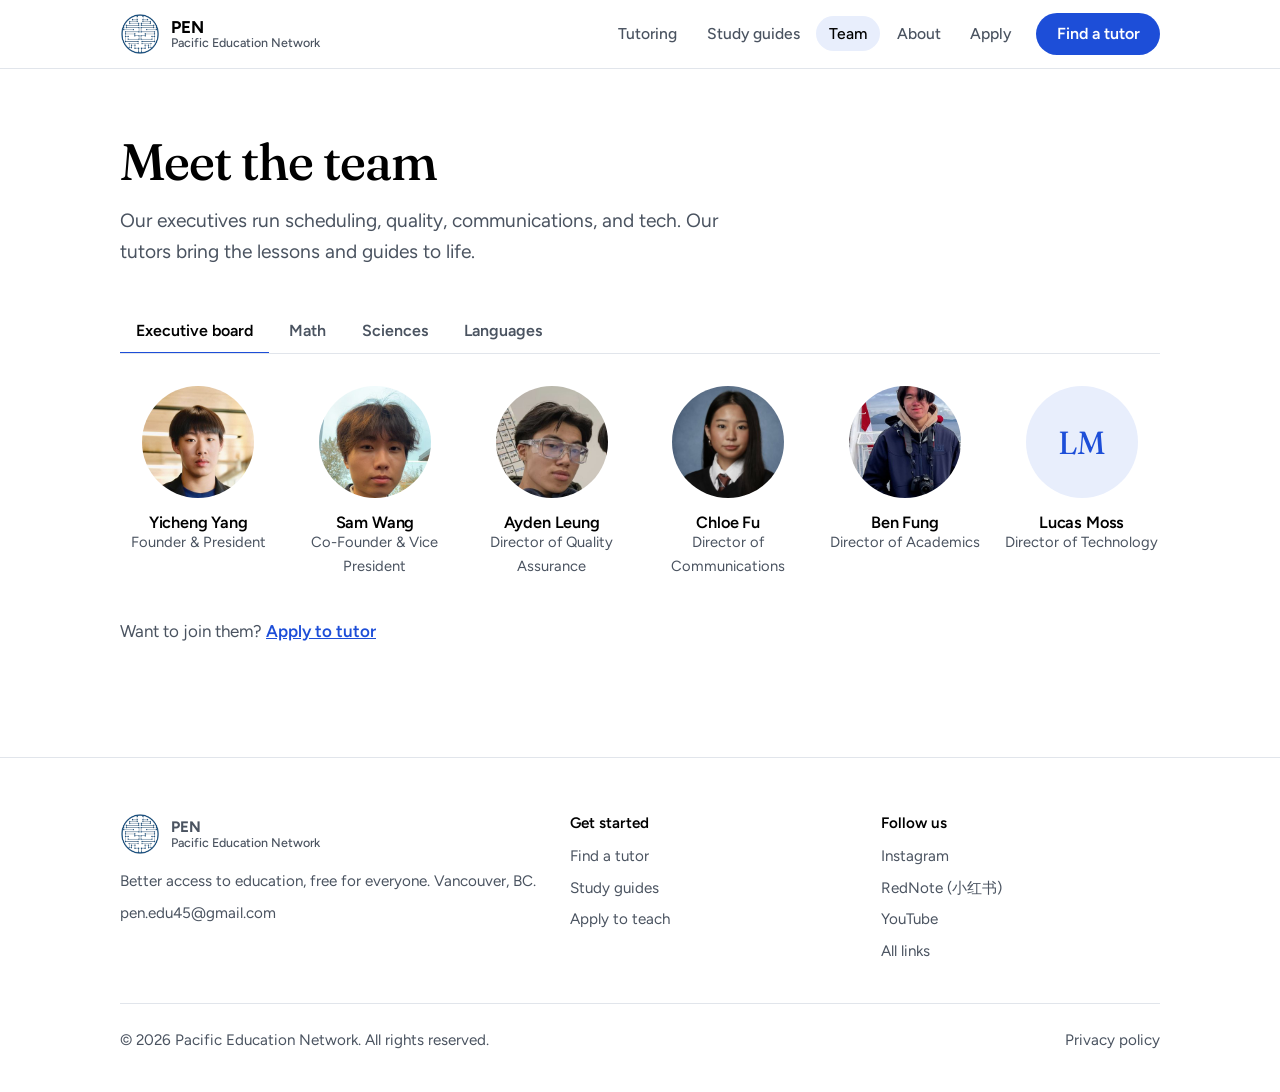
<file: team.html>
<!DOCTYPE html>
<html lang="en">
<head>
  <meta charset="utf-8">
  <meta name="viewport" content="width=device-width, initial-scale=1, viewport-fit=cover">
  <title>Team | Pacific Education Network</title>
  <meta name="description" content="Meet the students who run Pacific Education Network's tutoring, study guides, and operations.">
  <link rel="icon" type="image/png" href="assets/favicon.png?v=2">
  <link rel="apple-touch-icon" href="assets/apple-touch-icon.png">
  <link rel="preconnect" href="https://fonts.googleapis.com">
  <link rel="preconnect" href="https://fonts.gstatic.com" crossorigin>
  <link href="https://fonts.googleapis.com/css2?family=Figtree:wght@400;500;600;700&family=Fraunces:ital,opsz,wght@0,9..144,400;0,9..144,500;0,9..144,600;1,9..144,400&display=swap" rel="stylesheet">
  <link rel="stylesheet" href="assets/styles.css?v=2">
  <link rel="canonical" href="https://www.pen-tutoring.org/team.html">
  <meta property="og:type" content="website">
  <meta property="og:site_name" content="Pacific Education Network">
  <meta property="og:title" content="Team | Pacific Education Network">
  <meta property="og:description" content="Meet the students who run Pacific Education Network's tutoring, study guides, and operations.">
  <meta property="og:url" content="https://www.pen-tutoring.org/team.html">
  <meta property="og:image" content="https://www.pen-tutoring.org/assets/apple-touch-icon.png">
</head>
<body>

<header class="site-header">
  <nav class="wrap nav" aria-label="Main">
    <a class="brand" href="index.html" aria-label="Pacific Education Network, home">
      <img class="logo" src="assets/logo.png" alt="">
      <span>PEN<small>Pacific Education Network</small></span>
    </a>
    <button class="menu-btn" aria-expanded="false" aria-controls="nav-links" aria-label="Open menu">
      <svg viewBox="0 0 24 24" aria-hidden="true"><path d="M4 7h16M4 12h16M4 17h16" stroke="currentColor" stroke-width="2" stroke-linecap="round"/></svg>
    </button>
    <ul class="nav-links" id="nav-links">
      <li><a href="tutoring.html">Tutoring</a></li>
      <li><a href="study-guides.html">Study guides</a></li>
      <li><a href="team.html" class="is-active" aria-current="page">Team</a></li>
      <li><a href="about.html">About</a></li>
      <li><a href="apply.html">Apply</a></li>
      <li><a class="btn btn-primary" href="https://forms.gle/yePxF1p6JSNqcd8R8" target="_blank" rel="noopener">Find a tutor</a></li>
    </ul>
  </nav>
</header>

<main>
  <div class="wrap page-head">
    <h1>Meet the team</h1>
    <p class="lede">Our executives run scheduling, quality, communications, and tech. Our tutors bring the lessons and guides to life.</p>
  </div>

  <section class="section" style="padding-top:0">
    <div class="wrap">
      <div class="tabs" role="tablist" aria-label="Team groups" id="team-tabs">
        <button class="tab" role="tab" aria-selected="true"  data-group="exec">Executive board</button>
        <button class="tab" role="tab" aria-selected="false" data-group="math">Math</button>
        <button class="tab" role="tab" aria-selected="false" data-group="science">Sciences</button>
        <button class="tab" role="tab" aria-selected="false" data-group="languages">Languages</button>
      </div>
      <ul class="people" id="people" role="tabpanel"></ul>
      <p class="team-note">Want to join them? <a href="apply.html">Apply to tutor</a></p>
    </div>
  </section>
</main>

<footer class="site-footer">
  <div class="wrap">
    <div class="foot-grid">
      <div>
        <a class="brand" href="index.html" style="margin-bottom:.9rem">
          <img class="logo" src="assets/logo.png" alt="">
          <span>PEN<small>Pacific Education Network</small></span>
        </a>
        <p>Better access to education, free for everyone. Vancouver, BC.</p>
        <p style="margin-top:.5rem"><a href="mailto:pen.edu45@gmail.com">pen.edu45@gmail.com</a></p>
      </div>
      <div>
        <h4>Get started</h4>
        <ul>
          <li><a href="https://forms.gle/yePxF1p6JSNqcd8R8" target="_blank" rel="noopener">Find a tutor</a></li>
          <li><a href="study-guides.html">Study guides</a></li>
          <li><a href="apply.html">Apply to teach</a></li>
        </ul>
      </div>
      <div>
        <h4>Follow us</h4>
        <ul>
          <li><a href="https://www.instagram.com/pacific.education_network" target="_blank" rel="noopener">Instagram</a></li>
          <li><a href="https://xhslink.com/m/A9ECkX1AAiS" target="_blank" rel="noopener">RedNote (小红书)</a></li>
          <li><a href="https://www.youtube.com/channel/UC0TZGQO3O-BkHHsrfI8_abQ" target="_blank" rel="noopener">YouTube</a></li>
          <li><a href="https://linktr.ee/pacific.education_network" target="_blank" rel="noopener">All links</a></li>
        </ul>
      </div>
    </div>
    <div class="foot-bottom">
      <span>&copy; <span id="year">2026</span> Pacific Education Network. All rights reserved.</span>
      <a href="#" style="text-decoration:none">Privacy policy</a>
    </div>
  </div>
</footer>

<script src="assets/site.js" defer></script>
<script>
  const $ = (s, el = document) => el.querySelector(s);
  const $$ = (s, el = document) => [...el.querySelectorAll(s)];
  const esc = s => String(s).replace(/[&<>"']/g, c => ({ "&": "&amp;", "<": "&lt;", ">": "&gt;", '"': "&quot;", "'": "&#39;" }[c]));

  /* =========================================================
     EDIT HERE: team. photo: "assets/team/first-last.webp" or "" for initials
     ========================================================= */
  const TEAM = {
    exec: [
      { name: "Yicheng Yang", role: "Founder & President", photo: "assets/team/yicheng-yang.jpg" },
      { name: "Sam Wang", role: "Co-Founder & Vice President", photo: "assets/team/sam-wang.jpg" },
      { name: "Ayden Leung", role: "Director of Quality Assurance", photo: "assets/team/ayden-leung.jpg" },
      { name: "Chloe Fu", role: "Director of Communications", photo: "assets/team/chloe-fu.jpg" },
      { name: "Ben Fung", role: "Director of Academics", photo: "assets/team/ben-fung.jpg" },
      { name: "Lucas Moss", role: "Director of Technology", photo: "" }
    ],
    math: [
      { name: "Hyobeen Ahn", role: "Math", photo: "assets/team/hyobeen-ahn.jpg" },
      { name: "Amir Shekari", role: "Math", photo: "assets/team/amir-shekari.jpg" },
      { name: "Lucy Dong", role: "Math", photo: "assets/team/lucy-dong.jpg" },
      { name: "Anushka Mukherjee", role: "Math & English", photo: "assets/team/anushka-mukherjee.jpg" },
      { name: "Meghan Sandhu", role: "Math", photo: "" },
      { name: "Ethan Fu", role: "Math", photo: "assets/team/ethan-fu.jpg" },
      { name: "Inaaya Sharma", role: "Math & Science", photo: "assets/team/inaaya-sharma.jpg" },
      { name: "Kaden Cheung", role: "Math", photo: "" },
      { name: "Kai Sorlie", role: "Math & Science", photo: "" },
      { name: "Amraj Sandhu", role: "Math & Science", photo: "" },
      { name: "Anvi Sharma", role: "Math & Science", photo: "" },
      { name: "Marcy Wu", role: "Math", photo: "" },
      { name: "Oliver Long", role: "Math & Science", photo: "" },
      { name: "Nikhil Sharma", role: "Math", photo: "" }
    ],
    science: [
      { name: "Emad Badei", role: "Biology", photo: "assets/team/emad-badei.jpg" },
      { name: "Ayesha Klair", role: "Biology", photo: "assets/team/ayesha-klair.jpg" },
      { name: "Matt Chong", role: "Physics", photo: "assets/team/matt-chong.jpg" },
      { name: "Inaaya Sharma", role: "Math & Science", photo: "assets/team/inaaya-sharma.jpg" },
      { name: "Kai Sorlie", role: "Math & Science", photo: "" },
      { name: "Amraj Sandhu", role: "Math & Science", photo: "" },
      { name: "Anvi Sharma", role: "Math & Science", photo: "" },
      { name: "Oliver Long", role: "Math & Science", photo: "" }
    ],
    languages: [
      { name: "James Lin", role: "English", photo: "assets/team/james-lin.jpg" },
      { name: "Gillian Xie", role: "English", photo: "assets/team/gillian-xie.jpg" },
      { name: "Emma Jia", role: "English", photo: "assets/team/emma-jia.jpg" },
      { name: "Mike Zhang", role: "English", photo: "assets/team/mike-zhang.jpg" },
      { name: "Amy Lu", role: "English", photo: "assets/team/amy-lu.jpg" },
      { name: "Chloe Fu", role: "English", photo: "assets/team/chloe-fu.jpg" },
      { name: "Anushka Mukherjee", role: "Math & English", photo: "assets/team/anushka-mukherjee.jpg" },
      { name: "Jahnavi Bhosale", role: "English", photo: "assets/team/jahnavi-bhosale.jpg" },
      { name: "Brianna Barbucci", role: "French", photo: "assets/team/brianna-barbucci.jpg" },
      { name: "Amaira Merchant", role: "French", photo: "" },
      { name: "Chelsea", role: "English", photo: "" },
      { name: "James Song", role: "English", photo: "" },
      { name: "Cadence Kwan", role: "English", photo: "" },
      { name: "Charleen Xu", role: "English", photo: "" },
      { name: "Ashley", role: "English", photo: "" },
      { name: "Karina Wong", role: "English", photo: "" },
      { name: "Hannah Seo", role: "English", photo: "assets/team/hannah-seo.jpg" }
    ]
  };

  const initials = n => n.split(" ").map(p => p[0]).slice(0, 2).join("");
  function renderTeam(group) {
    $("#people").innerHTML = TEAM[group].map(p => `
      <li class="person">
        <div class="avatar">${p.photo ? `<img src="${esc(p.photo)}" alt="" loading="lazy">` : esc(initials(p.name))}</div>
        <h3>${esc(p.name)}</h3>
        <p>${esc(p.role)}</p>
      </li>`).join("");
  }
  $$("#team-tabs .tab").forEach(tab => tab.addEventListener("click", () => {
    $$("#team-tabs .tab").forEach(t => t.setAttribute("aria-selected", "false"));
    tab.setAttribute("aria-selected", "true");
    renderTeam(tab.dataset.group);
  }));
  renderTeam("exec");
</script>
</body>
</html>
</file>
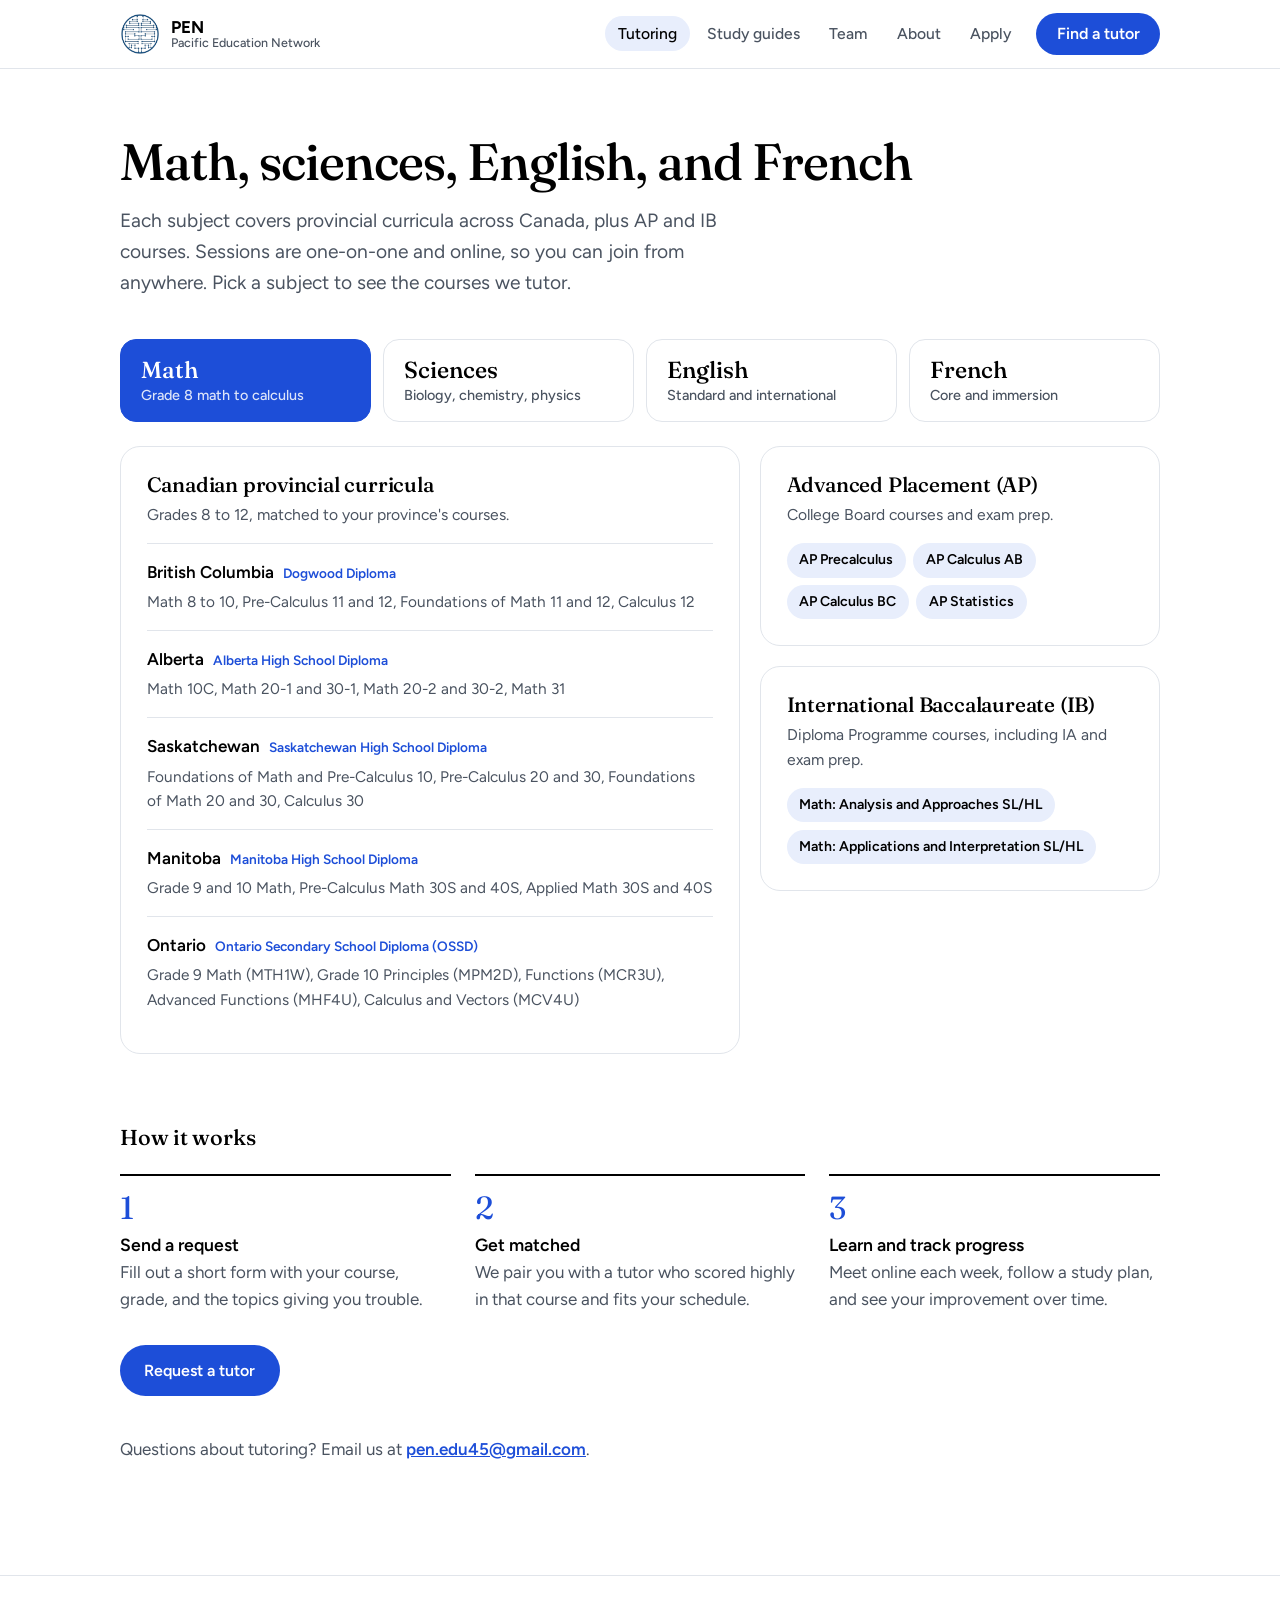
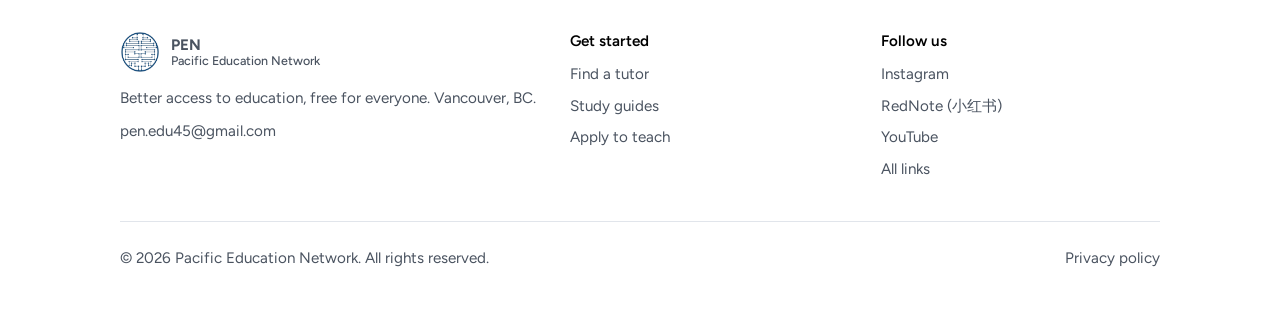
<file: tutoring.html>
<!DOCTYPE html>
<html lang="en">
<head>
  <meta charset="utf-8">
  <meta name="viewport" content="width=device-width, initial-scale=1, viewport-fit=cover">
  <title>Free online tutoring: math, science, English, French | PEN</title>
  <meta name="description" content="Free one-on-one online tutoring from Pacific Education Network in math, sciences, English, and French for BC, Alberta, Saskatchewan, Manitoba, and Ontario courses, plus AP and IB.">
  <link rel="icon" type="image/png" href="assets/favicon.png?v=2">
  <link rel="apple-touch-icon" href="assets/apple-touch-icon.png">
  <link rel="preconnect" href="https://fonts.googleapis.com">
  <link rel="preconnect" href="https://fonts.gstatic.com" crossorigin>
  <link href="https://fonts.googleapis.com/css2?family=Figtree:wght@400;500;600;700&family=Fraunces:ital,opsz,wght@0,9..144,400;0,9..144,500;0,9..144,600;1,9..144,400&display=swap" rel="stylesheet">
  <link rel="stylesheet" href="assets/styles.css?v=2">
  <link rel="canonical" href="https://www.pen-tutoring.org/tutoring.html">
  <meta property="og:type" content="website">
  <meta property="og:site_name" content="Pacific Education Network">
  <meta property="og:title" content="Free online tutoring: math, science, English, French | PEN">
  <meta property="og:description" content="Free one-on-one online tutoring from Pacific Education Network in math, sciences, English, and French for BC, Alberta, Saskatchewan, Manitoba, and Ontario courses, plus AP and IB.">
  <meta property="og:url" content="https://www.pen-tutoring.org/tutoring.html">
  <meta property="og:image" content="https://www.pen-tutoring.org/assets/apple-touch-icon.png">
</head>
<body>

<svg width="0" height="0" style="position:absolute" aria-hidden="true">
  <symbol id="i-arrow" viewBox="0 0 24 24"><path d="M5 12h14M13 6l6 6-6 6" fill="none" stroke="currentColor" stroke-width="2" stroke-linecap="round" stroke-linejoin="round"/></symbol>
  <symbol id="i-check" viewBox="0 0 24 24"><path d="m5 12.5 4.5 4.5L19 7.5" fill="none" stroke="currentColor" stroke-width="2.4" stroke-linecap="round" stroke-linejoin="round"/></symbol>
</svg>

<header class="site-header">
  <nav class="wrap nav" aria-label="Main">
    <a class="brand" href="index.html" aria-label="Pacific Education Network, home">
      <img class="logo" src="assets/logo.png" alt="">
      <span>PEN<small>Pacific Education Network</small></span>
    </a>
    <button class="menu-btn" aria-expanded="false" aria-controls="nav-links" aria-label="Open menu">
      <svg viewBox="0 0 24 24" aria-hidden="true"><path d="M4 7h16M4 12h16M4 17h16" stroke="currentColor" stroke-width="2" stroke-linecap="round"/></svg>
    </button>
    <ul class="nav-links" id="nav-links">
      <li><a href="tutoring.html" class="is-active" aria-current="page">Tutoring</a></li>
      <li><a href="study-guides.html">Study guides</a></li>
      <li><a href="team.html">Team</a></li>
      <li><a href="about.html">About</a></li>
      <li><a href="apply.html">Apply</a></li>
      <li><a class="btn btn-primary" href="https://forms.gle/yePxF1p6JSNqcd8R8" target="_blank" rel="noopener">Find a tutor</a></li>
    </ul>
  </nav>
</header>

<main>
  <div class="wrap page-head">
    <h1>Math, sciences, English, and French</h1>
    <p class="lede">Each subject covers provincial curricula across Canada, plus AP and IB courses. Sessions are one-on-one and online, so you can join from anywhere. Pick a subject to see the courses we tutor.</p>
  </div>

  <section class="section" style="padding-top:0">
    <div class="wrap">
      <div class="picker" role="tablist" aria-label="Subjects" id="subject-tabs">
        <button class="tab pick" role="tab" aria-selected="true"  data-subject="math"><b>Math</b><span>Grade 8 math to calculus</span></button>
        <button class="tab pick" role="tab" aria-selected="false" data-subject="science"><b>Sciences</b><span>Biology, chemistry, physics</span></button>
        <button class="tab pick" role="tab" aria-selected="false" data-subject="english"><b>English</b><span>Standard and international</span></button>
        <button class="tab pick" role="tab" aria-selected="false" data-subject="french"><b>French</b><span>Core and immersion</span></button>
      </div>

      <!-- EDIT HERE: courses. One data-panel block per subject tab above. -->
      <div id="subject-panel">
        <div role="tabpanel" aria-label="Math" data-panel="math">
          <div class="subject-grid">
            <div class="panel">
              <h3>Canadian provincial curricula</h3>
              <p>Grades 8 to 12, matched to your province's courses.</p>
              <ul class="provinces">
                <li><div class="prov-head"><strong>British Columbia</strong><small>Dogwood Diploma</small></div><p>Math 8 to 10, Pre-Calculus 11 and 12, Foundations of Math 11 and 12, Calculus 12</p></li>
                <li><div class="prov-head"><strong>Alberta</strong><small>Alberta High School Diploma</small></div><p>Math 10C, Math 20-1 and 30-1, Math 20-2 and 30-2, Math 31</p></li>
                <li><div class="prov-head"><strong>Saskatchewan</strong><small>Saskatchewan High School Diploma</small></div><p>Foundations of Math and Pre-Calculus 10, Pre-Calculus 20 and 30, Foundations of Math 20 and 30, Calculus 30</p></li>
                <li><div class="prov-head"><strong>Manitoba</strong><small>Manitoba High School Diploma</small></div><p>Grade 9 and 10 Math, Pre-Calculus Math 30S and 40S, Applied Math 30S and 40S</p></li>
                <li><div class="prov-head"><strong>Ontario</strong><small>Ontario Secondary School Diploma (OSSD)</small></div><p>Grade 9 Math (MTH1W), Grade 10 Principles (MPM2D), Functions (MCR3U), Advanced Functions (MHF4U), Calculus and Vectors (MCV4U)</p></li>
              </ul>
            </div>
            <div class="side">
              <div class="panel"><h3>Advanced Placement (AP)</h3><p>College Board courses and exam prep.</p><ul class="course-list"><li class="chip">AP Precalculus</li><li class="chip">AP Calculus AB</li><li class="chip">AP Calculus BC</li><li class="chip">AP Statistics</li></ul></div>
              <div class="panel"><h3>International Baccalaureate (IB)</h3><p>Diploma Programme courses, including IA and exam prep.</p><ul class="course-list"><li class="chip">Math: Analysis and Approaches SL/HL</li><li class="chip">Math: Applications and Interpretation SL/HL</li></ul></div>
            </div>
          </div>
        </div>
        <div role="tabpanel" aria-label="Sciences" data-panel="science" hidden>
          <div class="subject-grid">
            <div class="panel">
              <h3>Canadian provincial curricula</h3>
              <p>Grades 8 to 12, matched to your province's courses.</p>
              <ul class="provinces">
                <li><div class="prov-head"><strong>British Columbia</strong><small>Dogwood Diploma</small></div><p>Science 8 to 10, Life Sciences 11, Chemistry 11 and 12, Physics 11 and 12, Anatomy and Physiology 12</p></li>
                <li><div class="prov-head"><strong>Alberta</strong><small>Alberta High School Diploma</small></div><p>Science 10, Biology 20 and 30, Chemistry 20 and 30, Physics 20 and 30</p></li>
                <li><div class="prov-head"><strong>Saskatchewan</strong><small>Saskatchewan High School Diploma</small></div><p>Science 9 and 10, Biology 30, Chemistry 20 and 30, Physics 20 and 30</p></li>
                <li><div class="prov-head"><strong>Manitoba</strong><small>Manitoba High School Diploma</small></div><p>Grade 9 and 10 Science, Biology 30S and 40S, Chemistry 30S and 40S, Physics 30S and 40S</p></li>
                <li><div class="prov-head"><strong>Ontario</strong><small>Ontario Secondary School Diploma (OSSD)</small></div><p>Grade 9 and 10 Science (SNC1W, SNC2D), Biology (SBI3U, SBI4U), Chemistry (SCH3U, SCH4U), Physics (SPH3U, SPH4U)</p></li>
              </ul>
            </div>
            <div class="side">
              <div class="panel"><h3>Advanced Placement (AP)</h3><p>College Board courses and exam prep.</p><ul class="course-list"><li class="chip">AP Biology</li><li class="chip">AP Chemistry</li><li class="chip">AP Physics 1</li><li class="chip">AP Physics 2</li></ul></div>
              <div class="panel"><h3>International Baccalaureate (IB)</h3><p>Diploma Programme courses, including IA and exam prep.</p><ul class="course-list"><li class="chip">Biology SL/HL</li><li class="chip">Chemistry SL/HL</li><li class="chip">Physics SL/HL</li></ul></div>
            </div>
          </div>
        </div>
        <div role="tabpanel" aria-label="English" data-panel="english" hidden>
          <div class="subject-grid">
            <div class="panel">
              <h3>Canadian provincial curricula</h3>
              <p>Grades 8 to 12, matched to your province's courses.</p>
              <ul class="provinces">
                <li><div class="prov-head"><strong>British Columbia</strong><small>Dogwood Diploma</small></div><p>English Language Arts 8 to 10, Composition 11 and 12, Literary Studies 11 and 12, English Studies 12</p></li>
                <li><div class="prov-head"><strong>Alberta</strong><small>Alberta High School Diploma</small></div><p>English Language Arts 10-1, 20-1, 30-1 and 10-2, 20-2, 30-2</p></li>
                <li><div class="prov-head"><strong>Saskatchewan</strong><small>Saskatchewan High School Diploma</small></div><p>English Language Arts A10 and B10, ELA 20, ELA A30 and B30</p></li>
                <li><div class="prov-head"><strong>Manitoba</strong><small>Manitoba High School Diploma</small></div><p>English Language Arts Grade 9 to 12 (10F to 40S)</p></li>
                <li><div class="prov-head"><strong>Ontario</strong><small>Ontario Secondary School Diploma (OSSD)</small></div><p>English (ENL1W, ENG2D, ENG3U, ENG4U)</p></li>
              </ul>
            </div>
            <div class="side">
              <div class="panel"><h3>Advanced Placement (AP)</h3><p>College Board courses and exam prep.</p><ul class="course-list"><li class="chip">AP English Language and Composition</li><li class="chip">AP English Literature and Composition</li></ul></div>
              <div class="panel"><h3>International Baccalaureate (IB)</h3><p>Diploma Programme courses, including IA and exam prep.</p><ul class="course-list"><li class="chip">English A: Literature SL/HL</li><li class="chip">English A: Language and Literature SL/HL</li><li class="chip">English B SL/HL</li></ul></div>
            </div>
          </div>
          <div class="extra">
            <div><h3>English for international students</h3><p>A separate three-track program for students learning English as an additional language. Levels are mapped to CEFR and BC ELL benchmarks, so progress is easy to measure.</p></div>
            <ul class="tracks"><li><b>Speaking and Grammar</b><span>Conversation, pronunciation, and grammar in context</span></li><li><b>Reading Comprehension</b><span>Vocabulary, understanding, and response</span></li><li><b>Writing and Grammar</b><span>Sentence to essay structure and accuracy</span></li></ul>
          </div>
        </div>
        <div role="tabpanel" aria-label="French" data-panel="french" hidden>
          <div class="subject-grid">
            <div class="panel">
              <h3>Canadian provincial curricula</h3>
              <p>Grades 8 to 12, matched to your province's courses.</p>
              <ul class="provinces">
                <li><div class="prov-head"><strong>British Columbia</strong><small>Dogwood Diploma</small></div><p>Core French 8 to 12, Français langue seconde (immersion)</p></li>
                <li><div class="prov-head"><strong>Alberta</strong><small>Alberta High School Diploma</small></div><p>French as a Second Language 10, 20, 30 and French Language Arts</p></li>
                <li><div class="prov-head"><strong>Saskatchewan</strong><small>Saskatchewan High School Diploma</small></div><p>Core French 10, 20, 30</p></li>
                <li><div class="prov-head"><strong>Manitoba</strong><small>Manitoba High School Diploma</small></div><p>Basic French, Français (immersion)</p></li>
                <li><div class="prov-head"><strong>Ontario</strong><small>Ontario Secondary School Diploma (OSSD)</small></div><p>Core French (FSF) and French Immersion (FIF)</p></li>
              </ul>
            </div>
            <div class="side">
              <div class="panel"><h3>Advanced Placement (AP)</h3><p>College Board courses and exam prep.</p><ul class="course-list"><li class="chip">AP French Language and Culture</li></ul></div>
              <div class="panel"><h3>International Baccalaureate (IB)</h3><p>Diploma Programme courses, including IA and exam prep.</p><ul class="course-list"><li class="chip">French B SL/HL</li><li class="chip">French ab initio SL</li></ul></div>
            </div>
          </div>
        </div>
      </div>

      <div class="steps-wrap">
        <h3>How it works</h3>
        <ol class="steps">
          <li><h4>Send a request</h4><p>Fill out a short form with your course, grade, and the topics giving you trouble.</p></li>
          <li><h4>Get matched</h4><p>We pair you with a tutor who scored highly in that course and fits your schedule.</p></li>
          <li><h4>Learn and track progress</h4><p>Meet online each week, follow a study plan, and see your improvement over time.</p></li>
        </ol>
        <a class="btn btn-primary steps-cta" href="https://forms.gle/yePxF1p6JSNqcd8R8" target="_blank" rel="noopener">Request a tutor</a>
        <p class="team-note">Questions about tutoring? Email us at <a href="mailto:pen.edu45@gmail.com">pen.edu45@gmail.com</a>.</p>
      </div>
    </div>
  </section>
</main>

<footer class="site-footer">
  <div class="wrap">
    <div class="foot-grid">
      <div>
        <a class="brand" href="index.html" style="margin-bottom:.9rem">
          <img class="logo" src="assets/logo.png" alt="">
          <span>PEN<small>Pacific Education Network</small></span>
        </a>
        <p>Better access to education, free for everyone. Vancouver, BC.</p>
        <p style="margin-top:.5rem"><a href="mailto:pen.edu45@gmail.com">pen.edu45@gmail.com</a></p>
      </div>
      <div>
        <h4>Get started</h4>
        <ul>
          <li><a href="https://forms.gle/yePxF1p6JSNqcd8R8" target="_blank" rel="noopener">Find a tutor</a></li>
          <li><a href="study-guides.html">Study guides</a></li>
          <li><a href="apply.html">Apply to teach</a></li>
        </ul>
      </div>
      <div>
        <h4>Follow us</h4>
        <ul>
          <li><a href="https://www.instagram.com/pacific.education_network" target="_blank" rel="noopener">Instagram</a></li>
          <li><a href="https://xhslink.com/m/A9ECkX1AAiS" target="_blank" rel="noopener">RedNote (小红书)</a></li>
          <li><a href="https://www.youtube.com/channel/UC0TZGQO3O-BkHHsrfI8_abQ" target="_blank" rel="noopener">YouTube</a></li>
          <li><a href="https://linktr.ee/pacific.education_network" target="_blank" rel="noopener">All links</a></li>
        </ul>
      </div>
    </div>
    <div class="foot-bottom">
      <span>&copy; <span id="year">2026</span> Pacific Education Network. All rights reserved.</span>
      <a href="#" style="text-decoration:none">Privacy policy</a>
    </div>
  </div>
</footer>

<script src="assets/site.js" defer></script>
<script>
  const tabs = [...document.querySelectorAll("#subject-tabs .tab")];
  const panels = [...document.querySelectorAll("#subject-panel [data-panel]")];
  tabs.forEach(tab => tab.addEventListener("click", () => {
    tabs.forEach(t => t.setAttribute("aria-selected", t === tab));
    panels.forEach(p => { p.hidden = p.dataset.panel !== tab.dataset.subject; });
  }));
</script>
</body>
</html>
</file>
<file: assets/styles.css>
/* ============ Design tokens: white, black, blue ============ */
:root {
  --bg: #FFFFFF;
  --bg-alt: #F4F6FA;
  --surface: #FFFFFF;
  --ink: #000000;
  --ink-soft: #4A5360;
  --blue: #1D4ED8;
  --blue-hover: #1A43B8;
  --blue-tint: #E8EEFC;
  --line: #E1E5EB;
  --inverse: #000000;
  --on-inverse: #FFFFFF;

  --serif: "Fraunces", Georgia, "Times New Roman", serif;
  --sans: "Figtree", system-ui, -apple-system, "Segoe UI", Roboto, sans-serif;

  --wrap: 1120px;
  --gutter: clamp(1.25rem, 4vw, 2.5rem);
  --section: clamp(4rem, 9vw, 7rem);

  box-sizing: border-box;
  padding-top: env(safe-area-inset-top, 0px);
  padding-bottom: env(safe-area-inset-bottom, 0px);
}
@media (prefers-color-scheme: dark) {
  :root:not([data-theme="light"]) {
    --bg: #000000; --bg-alt: #0B0F17; --surface: #0F141D;
    --ink: #FFFFFF; --ink-soft: #A9B1BD;
    --blue: #6C98FF; --blue-hover: #8AAEFF; --blue-tint: #122347;
    --line: #232A36; --inverse: #122347; --on-inverse: #FFFFFF;
  }
}
:root[data-theme="dark"] {
  --bg: #000000; --bg-alt: #0B0F17; --surface: #0F141D;
  --ink: #FFFFFF; --ink-soft: #A9B1BD;
  --blue: #6C98FF; --blue-hover: #8AAEFF; --blue-tint: #122347;
  --line: #232A36; --inverse: #122347; --on-inverse: #FFFFFF;
}

*, *::before, *::after { box-sizing: inherit; }
[hidden] { display: none !important; }
html { scroll-behavior: smooth; scroll-padding-top: calc(4.5rem + env(safe-area-inset-top, 0px)); }
body {
  margin: 0; background: var(--bg); color: var(--ink);
  font-family: var(--sans); font-size: 1.0625rem; line-height: 1.6;
  -webkit-font-smoothing: antialiased;
}
img { max-width: 100%; display: block; }
a { color: inherit; }
:focus-visible { outline: 3px solid var(--blue); outline-offset: 3px; border-radius: 4px; }
@media (prefers-reduced-motion: reduce) {
  html { scroll-behavior: auto; }
  *, *::before, *::after { animation: none !important; transition: none !important; }
}

.wrap { max-width: var(--wrap); margin: 0 auto; padding: 0 var(--gutter); }
.section { padding: var(--section) 0; }
.section.alt { background: var(--bg-alt); }

h1, h2, h3 { font-family: var(--serif); font-weight: 500; line-height: 1.12; margin: 0; letter-spacing: -0.01em; }
h2 { font-size: clamp(2rem, 4.4vw, 2.9rem); }
h3 { font-size: 1.35rem; }
p { margin: 0; }
.lede { color: var(--ink-soft); max-width: 40rem; margin-top: 1rem; font-size: 1.125rem; }
.section-head { margin-bottom: clamp(2rem, 5vw, 3rem); }

/* ============ Page header (non-home pages) ============ */
.page-head { padding-block: clamp(2.5rem, 6vw, 4rem) clamp(1.5rem, 4vw, 2.5rem); }
.page-head h1 { font-size: clamp(2.2rem, 5vw, 3.2rem); letter-spacing: -0.02em; }
.page-head .lede { font-size: clamp(1.05rem, 1.5vw, 1.2rem); }

/* ============ Buttons ============ */
.btn {
  display: inline-flex; align-items: center; justify-content: center; gap: .5rem;
  font: 600 1rem/1 var(--sans); padding: .95rem 1.4rem; border-radius: 999px;
  text-decoration: none; border: 2px solid transparent; cursor: pointer;
  transition: background-color .15s ease, color .15s ease;
}
.btn-primary { background: var(--blue); color: #fff; }
.btn-primary:hover { background: var(--blue-hover); }
.btn-ghost { border-color: var(--ink); color: var(--ink); background: transparent; }
.btn-ghost:hover { background: var(--ink); color: var(--bg); }

/* ============ Logo placeholder ============ */
/* TODO: swap each .logo-slot for <img class="logo" src="assets/logo.png" alt=""> */
.logo-slot {
  width: 40px; height: 40px; flex: none; border-radius: 10px;
  border: 1.5px dashed var(--ink-soft); color: var(--ink-soft);
  display: grid; place-items: center; font: 600 .55rem var(--sans);
}
.logo { width: 40px; height: 40px; object-fit: contain; flex: none; }

/* ============ Header ============ */
.site-header {
  position: sticky; top: env(safe-area-inset-top, 0px); z-index: 50;
  background: color-mix(in srgb, var(--bg) 90%, transparent);
  backdrop-filter: saturate(1.4) blur(10px); -webkit-backdrop-filter: saturate(1.4) blur(10px);
  border-bottom: 1px solid var(--line);
}
.nav { display: flex; align-items: center; justify-content: space-between; height: 4.25rem; gap: 1rem; }
.brand { display: flex; align-items: center; gap: .7rem; text-decoration: none; font-weight: 700; }
.brand .logo-slot { display: grid; }
.brand span:not(.logo-slot) { display: flex; flex-direction: column; line-height: 1.1; }
.brand small { font-weight: 500; font-size: .78rem; color: var(--ink-soft); }
.nav-links { display: flex; align-items: center; gap: .25rem; list-style: none; margin: 0; padding: 0; }
.nav-links a:not(.btn) { text-decoration: none; font-weight: 500; font-size: .98rem; padding: .5rem .8rem; border-radius: 999px; color: var(--ink-soft); }
.nav-links a:not(.btn):hover, .nav-links a.is-active { color: var(--ink); background: var(--blue-tint); }
.nav-links .btn { padding: .7rem 1.15rem; margin-left: .5rem; }
.menu-btn { display: none; background: none; border: 0; padding: .5rem; cursor: pointer; color: var(--ink); }
.menu-btn svg { width: 28px; height: 28px; }
@media (max-width: 860px) {
  .menu-btn { display: block; }
  .nav-links {
    position: fixed; inset: calc(4.25rem + env(safe-area-inset-top, 0px)) 0 auto 0;
    flex-direction: column; align-items: stretch; gap: 0;
    background: var(--bg); border-bottom: 1px solid var(--line);
    padding: .75rem var(--gutter) 1.5rem;
    transform: translateY(-110%); visibility: hidden; transition: transform .25s ease, visibility .25s;
  }
  .nav-links.open { transform: translateY(0); visibility: visible; }
  .nav-links a:not(.btn) { display: block; padding: .9rem .25rem; border-radius: 0; border-bottom: 1px solid var(--line); font-size: 1.1rem; color: var(--ink); }
  .nav-links a:not(.btn):hover { background: none; }
  .nav-links .btn { margin: 1rem 0 0; }
}

/* ============ Hero ============ */
.hero { overflow: hidden; padding: clamp(3.5rem, 9vw, 7rem) 0 clamp(3rem, 7vw, 5rem); }
.hero-grid { display: grid; grid-template-columns: 1.15fr .85fr; align-items: center; gap: 2rem; }
.hero h1 { font-size: clamp(2.9rem, 8.2vw, 5.8rem); letter-spacing: -0.025em; line-height: .98; }
.hero h1 .line2 { display: block; font-style: italic; font-weight: 400; color: var(--blue); }
.hero .lede { font-size: clamp(1.1rem, 1.6vw, 1.25rem); margin-top: 1.5rem; max-width: 34rem; }
.hero-actions { display: flex; flex-wrap: wrap; gap: .75rem; margin-top: 2rem; }
.hero-note { margin-top: 1.5rem; font-size: .95rem; color: var(--ink-soft); display: flex; align-items: center; gap: .5rem; }
.hero-note svg { width: 18px; height: 18px; color: var(--blue); flex: none; }

.tide { width: 100%; height: auto; color: var(--blue); }
.tide path { fill: none; stroke: currentColor; stroke-width: 2; stroke-linecap: round; stroke-dasharray: 1; stroke-dashoffset: 1; animation: draw 2.2s cubic-bezier(.3,.6,.2,1) forwards; }
.tide path:nth-child(1) { opacity: .95; animation-delay: .05s; }
.tide path:nth-child(2) { opacity: .8;  animation-delay: .15s; }
.tide path:nth-child(3) { opacity: .65; animation-delay: .25s; }
.tide path:nth-child(4) { opacity: .5;  animation-delay: .35s; }
.tide path:nth-child(5) { opacity: .38; animation-delay: .45s; }
.tide path:nth-child(6) { opacity: .26; animation-delay: .55s; }
.tide path:nth-child(7) { opacity: .16; animation-delay: .65s; }
.tide circle { fill: var(--ink); opacity: 0; animation: pop .5s ease 1.6s forwards; }
@keyframes draw { to { stroke-dashoffset: 0; } }
@keyframes pop { to { opacity: 1; } }
@media (prefers-reduced-motion: reduce) { .tide path { stroke-dashoffset: 0; } .tide circle { opacity: 1; } }
@media (max-width: 860px) {
  .hero-grid { grid-template-columns: 1fr; }
  .hero-art { order: -1; max-width: 300px; margin: -1.5rem 0 -1rem -.5rem; }
}

/* ============ Three ways in ============ */
.paths { display: grid; grid-template-columns: 1.3fr 1fr 1fr; gap: 1rem; }
.path {
  display: flex; flex-direction: column; gap: .75rem; padding: 1.75rem; border-radius: 20px;
  text-decoration: none; background: var(--surface); border: 1px solid var(--line);
  transition: border-color .15s ease;
}
.path:hover { border-color: var(--blue); }
.path h3 { font-size: 1.5rem; }
.path p { color: var(--ink-soft); }
.path .go { margin-top: auto; padding-top: .5rem; font-weight: 600; color: var(--blue); display: inline-flex; align-items: center; gap: .35rem; }
.path .go svg { width: 18px; height: 18px; transition: transform .15s ease; }
.path:hover .go svg { transform: translateX(3px); }
.path.main { background: var(--blue); border-color: var(--blue); color: #fff; }
.path.main p { color: rgba(255,255,255,.85); }
.path.main .go { color: #fff; }
.path-icon { width: 40px; height: 40px; color: var(--blue); }
.path.main .path-icon { color: #fff; }
:root[data-theme="dark"] .path.main { background: #1D4ED8; border-color: #1D4ED8; }
@media (prefers-color-scheme: dark) { :root:not([data-theme="light"]) .path.main { background: #1D4ED8; border-color: #1D4ED8; } }
@media (max-width: 860px) { .paths { grid-template-columns: 1fr; } }

/* ============ Subjects explorer ============ */
.tabs { display: flex; gap: .25rem; border-bottom: 1px solid var(--line); margin-bottom: 2rem; overflow-x: auto; }
.tab {
  font: 600 1rem var(--sans); color: var(--ink-soft); background: none; border: 0;
  padding: .8rem 1rem; cursor: pointer; border-bottom: 2.5px solid transparent; margin-bottom: -1px; white-space: nowrap;
}
.tab[aria-selected="true"] { color: var(--ink); border-bottom-color: var(--blue); }
@media (max-width: 480px) { .tab { padding: .8rem .65rem; font-size: .95rem; } }

.picker { display: grid; grid-template-columns: repeat(4, 1fr); gap: .75rem; margin-bottom: 1.5rem; }
.tab.pick {
  display: flex; flex-direction: column; align-items: flex-start; gap: .2rem; text-align: left;
  padding: 1.1rem 1.25rem; margin: 0; border-radius: 16px;
  background: var(--surface); border: 1.5px solid var(--line); color: var(--ink);
  transition: border-color .15s ease, background-color .15s ease;
}
.tab.pick b { font-family: var(--serif); font-weight: 500; font-size: 1.45rem; line-height: 1.1; }
.tab.pick span { font-size: .9rem; font-weight: 500; color: var(--ink-soft); white-space: normal; }
.tab.pick:hover { border-color: var(--blue); }
.tab.pick[aria-selected="true"] { background: var(--blue); border-color: var(--blue); color: #fff; }
.tab.pick[aria-selected="true"] span { color: rgba(255,255,255,.85); }
:root[data-theme="dark"] .tab.pick[aria-selected="true"] { background: #1D4ED8; border-color: #1D4ED8; }
@media (prefers-color-scheme: dark) { :root:not([data-theme="light"]) .tab.pick[aria-selected="true"] { background: #1D4ED8; border-color: #1D4ED8; } }
@media (max-width: 760px) { .picker { grid-template-columns: 1fr 1fr; } .tab.pick { padding: .9rem 1rem; } .tab.pick b { font-size: 1.25rem; } }
.subject-grid { display: grid; grid-template-columns: 1.55fr 1fr; gap: 1.25rem; align-items: start; }
.panel { background: var(--surface); border: 1px solid var(--line); border-radius: 20px; padding: 1.6rem; }
.panel h3 { font-size: 1.3rem; margin-bottom: .35rem; }
.panel > p { color: var(--ink-soft); font-size: .98rem; margin-bottom: 1rem; }
.side { display: grid; gap: 1.25rem; }

.provinces { list-style: none; margin: 0; padding: 0; }
.provinces li { padding: .95rem 0; border-top: 1px solid var(--line); }
.prov-head { display: flex; flex-wrap: wrap; align-items: baseline; gap: .15rem .6rem; margin-bottom: .25rem; }
.prov-head strong { font-weight: 600; }
.prov-head small { color: var(--blue); font-weight: 600; font-size: .85rem; }
.provinces p { color: var(--ink-soft); font-size: .96rem; }

.course-list { list-style: none; margin: 0; padding: 0; display: flex; flex-wrap: wrap; gap: .45rem; }
.chip { font-size: .88rem; font-weight: 600; padding: .38rem .8rem; border-radius: 999px; background: var(--blue-tint); color: var(--ink); }

.extra { margin-top: 1.25rem; background: var(--inverse); color: var(--on-inverse); border-radius: 20px; padding: 1.75rem; display: grid; grid-template-columns: 1fr 1.4fr; gap: 1.5rem; }
.extra h3 { font-size: 1.4rem; }
.extra p { color: rgba(255,255,255,.8); margin-top: .5rem; font-size: .98rem; }
.tracks { list-style: none; margin: 0; padding: 0; display: grid; gap: .6rem; }
.tracks li { border: 1px solid rgba(255,255,255,.22); border-radius: 12px; padding: .8rem 1rem; }
.tracks b { display: block; }
.tracks span { font-size: .92rem; color: rgba(255,255,255,.75); }
@media (max-width: 860px) { .subject-grid, .extra { grid-template-columns: 1fr; } }

/* ============ How it works ============ */
.steps-wrap { margin-top: clamp(3rem, 7vw, 4.5rem); }
.steps-wrap > h3 { margin-bottom: 1.5rem; }
.steps { list-style: none; margin: 0; padding: 0; display: grid; grid-template-columns: repeat(3, 1fr); gap: 1.5rem; counter-reset: step; }
.steps li { counter-increment: step; border-top: 2px solid var(--ink); padding-top: 1rem; }
.steps li::before { content: counter(step); display: block; font-family: var(--serif); font-size: 2rem; line-height: 1; color: var(--blue); margin-bottom: .6rem; }
.steps h4 { font: 600 1.1rem var(--sans); margin: 0 0 .25rem; }
.steps p { color: var(--ink-soft); }
.steps-cta { margin-top: 2rem; }
@media (max-width: 760px) { .steps { grid-template-columns: 1fr; } }

/* ============ Resources ============ */
.res-tools { display: flex; flex-wrap: wrap; gap: .75rem 1rem; align-items: center; justify-content: space-between; margin-bottom: 1.25rem; }
.filters { display: flex; flex-wrap: wrap; gap: .5rem; }
.filter { font: 600 .95rem var(--sans); padding: .55rem 1rem; border-radius: 999px; cursor: pointer; border: 1.5px solid var(--line); background: var(--surface); color: var(--ink-soft); }
.filter[aria-pressed="true"] { background: var(--ink); border-color: var(--ink); color: var(--bg); }
.search { position: relative; flex: 1 1 240px; max-width: 320px; }
.search svg { position: absolute; left: .9rem; top: 50%; transform: translateY(-50%); width: 18px; height: 18px; color: var(--ink-soft); }
.search input { width: 100%; font: 500 1rem var(--sans); color: var(--ink); padding: .7rem 1rem .7rem 2.6rem; border-radius: 999px; border: 1.5px solid var(--line); background: var(--surface); }
.search input:focus { outline: none; border-color: var(--blue); }
@media (max-width: 640px) { .search { max-width: none; flex-basis: 100%; order: -1; } }

.res-list { list-style: none; margin: 0; padding: 0; background: var(--surface); border: 1px solid var(--line); border-radius: 20px; overflow: hidden; }
.res-list > li { box-shadow: 0 1px 0 var(--line); }
@media (min-width: 900px) {
  .res-list { display: grid; grid-template-columns: 1fr 1fr; grid-auto-flow: dense; }
  .res-list > li { box-shadow: 1px 0 0 var(--line), 0 1px 0 var(--line); }
  .res-list > li.res-empty, .res-list > li.res-multi { grid-column: 1 / -1; }
}
.res-multi { padding: 1.05rem 1.4rem; }
.res-row { display: flex; align-items: center; justify-content: space-between; gap: .9rem; margin-bottom: .75rem; }
.res-topics { list-style: none; margin: 0; padding: 0; display: flex; flex-wrap: wrap; gap: .45rem; }
.res-topics a {
  display: inline-flex; align-items: center; gap: .35rem; text-decoration: none;
  font-size: .92rem; font-weight: 600; padding: .4rem .8rem; border-radius: 999px;
  border: 1.5px solid var(--line); background: var(--surface);
}
.res-topics a:hover { border-color: var(--blue); color: var(--blue); }
.res-topics svg { width: 14px; height: 14px; color: var(--blue); }
.res-list > li > a { display: grid; grid-template-columns: 1fr auto auto; align-items: center; gap: .9rem; padding: 1.05rem 1.4rem; text-decoration: none; }
.res-list > li > a:hover { background: var(--blue-tint); }
.res-name { font-weight: 600; }
.res-tag { font-size: .78rem; font-weight: 700; padding: .25rem .6rem; border-radius: 6px; white-space: nowrap; border: 1.5px solid var(--ink); }
.res-tag.ib { background: var(--ink); color: var(--bg); }
.res-tag.ap { border-color: var(--blue); color: var(--blue); }
.res-open { width: 20px; height: 20px; color: var(--blue); }
.res-empty { padding: 2rem 1.4rem; color: var(--ink-soft); }
.res-count { font-size: .95rem; color: var(--ink-soft); margin-top: 1rem; }

/* ============ Placeholders (stats + testimonials) ============ */
.ph { border: 1.5px dashed color-mix(in srgb, var(--ink-soft) 45%, transparent); border-radius: 20px; color: var(--ink-soft); display: grid; place-items: center; text-align: center; padding: 1.5rem; font-size: .95rem; }
.stats { display: grid; grid-template-columns: repeat(4, 1fr); gap: 1rem; }
.stat { padding: 1.4rem 0; border-top: 2px solid var(--ink); }
.stat b { display: block; font-family: var(--serif); font-weight: 500; font-size: clamp(2.2rem, 4vw, 3rem); line-height: 1.05; color: var(--blue); }
.stat span { color: var(--ink-soft); }
.stat b { font-variant-numeric: tabular-nums; }
.stats-note { margin-top: 1.25rem; font-size: .85rem; color: var(--ink-soft); max-width: 46rem; }
.stats-note a { color: var(--blue); }
.stats.is-armed .stat { transition: opacity .6s ease, transform .6s cubic-bezier(.2,.7,.2,1); transition-delay: calc(var(--i, 0) * 150ms); }
.stats.is-armed .stat:not(.in) { opacity: 0; transform: translateY(16px); }
.stats.is-armed .stat::before {
  content: ""; display: block; height: 2px; background: var(--blue); margin: calc(-1.4rem - 2px) 0 calc(1.4rem - 2px);
  transform-origin: left; transform: scaleX(0); transition: transform 1.2s cubic-bezier(.2,.7,.2,1);
  transition-delay: calc(var(--i, 0) * 150ms + 200ms);
}
.stats.is-armed .stat.in::before { transform: scaleX(1); }
.stats .ph { min-height: 130px; }
@media (max-width: 760px) { .stats { grid-template-columns: 1fr 1fr; } }

.quotes-head { margin: clamp(3rem, 7vw, 4.5rem) 0 1.5rem; }

/* ============ Chat testimonial ============ */
.chat-testimonial {
  background: var(--inverse); color: var(--on-inverse); border-radius: 24px;
  padding: clamp(1.75rem, 4vw, 2.75rem); margin-bottom: 1.25rem;
  display: grid; grid-template-columns: 1fr 1fr; gap: clamp(1.5rem, 4vw, 3rem); align-items: center;
}
.chat-pulls { display: flex; flex-direction: column; gap: 1rem; }
.chat-pulls blockquote {
  margin: 0; font-family: var(--serif); font-style: italic; font-weight: 400;
  font-size: clamp(1.5rem, 3vw, 2.1rem); line-height: 1.15;
}
.chat-pulls blockquote:first-child { color: #fff; }
.chat-pulls blockquote:last-child { color: rgba(255,255,255,.6); }
.chat-caption { margin-top: .5rem; font-size: .92rem; color: rgba(255,255,255,.55); font-style: normal; }
.chat-thread {
  background: rgba(255,255,255,.04); border: 1px solid rgba(255,255,255,.1);
  border-radius: 18px; padding: 1.1rem 1rem; display: flex; flex-direction: column; gap: .55rem;
}
.chat-row { display: flex; gap: .5rem; align-items: flex-end; }
.chat-row.out { justify-content: flex-end; }
.chat-bubble-wrap { max-width: 82%; }
.chat-row.out .chat-bubble-wrap { text-align: right; margin-left: auto; }
.chat-bubble {
  display: inline-block; padding: .55rem .8rem; border-radius: 15px; font-size: .92rem; line-height: 1.4;
  background: rgba(255,255,255,.12); border-bottom-left-radius: 4px;
}
.chat-row.out .chat-bubble { background: var(--blue); color: #fff; border-bottom-left-radius: 15px; border-bottom-right-radius: 4px; }
.chat-translation { font-size: .74rem; color: rgba(255,255,255,.45); margin-top: .2rem; }
.chat-time { text-align: center; font-size: .72rem; color: rgba(255,255,255,.35); margin: .3rem 0; }
@media (max-width: 760px) { .chat-testimonial { grid-template-columns: 1fr; } }
.quotes { display: grid; grid-template-columns: repeat(2, 1fr); gap: 1rem; }
.quote { margin: 0; background: var(--surface); border: 1px solid var(--line); border-radius: 20px; padding: 1.6rem; display: flex; flex-direction: column; gap: 1rem; }
.quote blockquote { margin: 0; font-family: var(--serif); font-size: 1.15rem; line-height: 1.5; }
.quote figcaption { margin-top: auto; font-size: .92rem; color: var(--ink-soft); }
.quotes .ph { min-height: 190px; }
@media (max-width: 860px) { .quotes { grid-template-columns: 1fr; } .quotes .ph { min-height: 120px; } }

/* ============ About ============ */
.about-grid { display: grid; grid-template-columns: 1fr 1fr; gap: clamp(2rem, 6vw, 5rem); }
.about-grid h3 { font-size: 1.6rem; margin-bottom: .75rem; }
.about-grid p { color: var(--ink-soft); }
.facts { list-style: none; margin: 2rem 0 0; padding: 0; display: flex; flex-wrap: wrap; gap: .5rem; }
.facts li { display: flex; align-items: center; gap: .45rem; padding: .5rem .9rem; border: 1px solid var(--line); border-radius: 999px; font-size: .95rem; font-weight: 500; background: var(--surface); }
.facts svg { width: 16px; height: 16px; color: var(--blue); }
@media (max-width: 760px) { .about-grid { grid-template-columns: 1fr; } }

/* ============ Team ============ */
.people { display: grid; grid-template-columns: repeat(auto-fill, minmax(150px, 1fr)); gap: 2rem 1.25rem; list-style: none; margin: 0; padding: 0; }
.person { text-align: center; }
.avatar { width: 112px; height: 112px; margin: 0 auto .9rem; border-radius: 50%; display: grid; place-items: center; overflow: hidden; background: var(--blue-tint); color: var(--blue); font-family: var(--serif); font-size: 2rem; }
.avatar img { width: 100%; height: 100%; object-fit: cover; }
.person h3 { font-family: var(--sans); font-size: 1.02rem; font-weight: 600; }
.person p { font-size: .92rem; color: var(--ink-soft); }
.team-note { margin-top: 2.5rem; color: var(--ink-soft); }
.team-note a { color: var(--blue); font-weight: 600; }
@media (max-width: 480px) { .people { grid-template-columns: repeat(2, 1fr); } .avatar { width: 92px; height: 92px; font-size: 1.7rem; } }

/* ============ Join band + footer ============ */
.join { background: var(--inverse); color: var(--on-inverse); border-radius: 28px; padding: clamp(2.25rem, 6vw, 4rem); display: grid; grid-template-columns: 1.3fr 1fr; gap: 2rem; align-items: center; }
.join p { color: rgba(255,255,255,.8); margin-top: .75rem; max-width: 30rem; }
.join-actions { display: flex; flex-direction: column; gap: .75rem; }
.join .btn-ghost { border-color: #fff; color: #fff; }
.join .btn-ghost:hover { background: #fff; color: #000; }
@media (max-width: 760px) { .join { grid-template-columns: 1fr; } }

.site-footer { padding: 3.5rem 0 2.5rem; font-size: .95rem; color: var(--ink-soft); border-top: 1px solid var(--line); }
.foot-grid { display: grid; grid-template-columns: 1.5fr 1fr 1fr; gap: 2rem; }
.foot-grid h4 { font: 600 .95rem var(--sans); color: var(--ink); margin: 0 0 .75rem; }
.foot-grid ul { list-style: none; margin: 0; padding: 0; display: grid; gap: .45rem; }
.foot-grid a { text-decoration: none; }
.foot-grid a:hover { color: var(--ink); text-decoration: underline; }
.foot-bottom { margin-top: 2.5rem; padding-top: 1.5rem; border-top: 1px solid var(--line); display: flex; flex-wrap: wrap; gap: .5rem 1.5rem; justify-content: space-between; }
@media (max-width: 760px) { .foot-grid { grid-template-columns: 1fr 1fr; } .foot-grid > :first-child { grid-column: 1 / -1; } }

.sr-only { position: absolute; width: 1px; height: 1px; padding: 0; margin: -1px; overflow: hidden; clip: rect(0,0,0,0); border: 0; }
</file>
